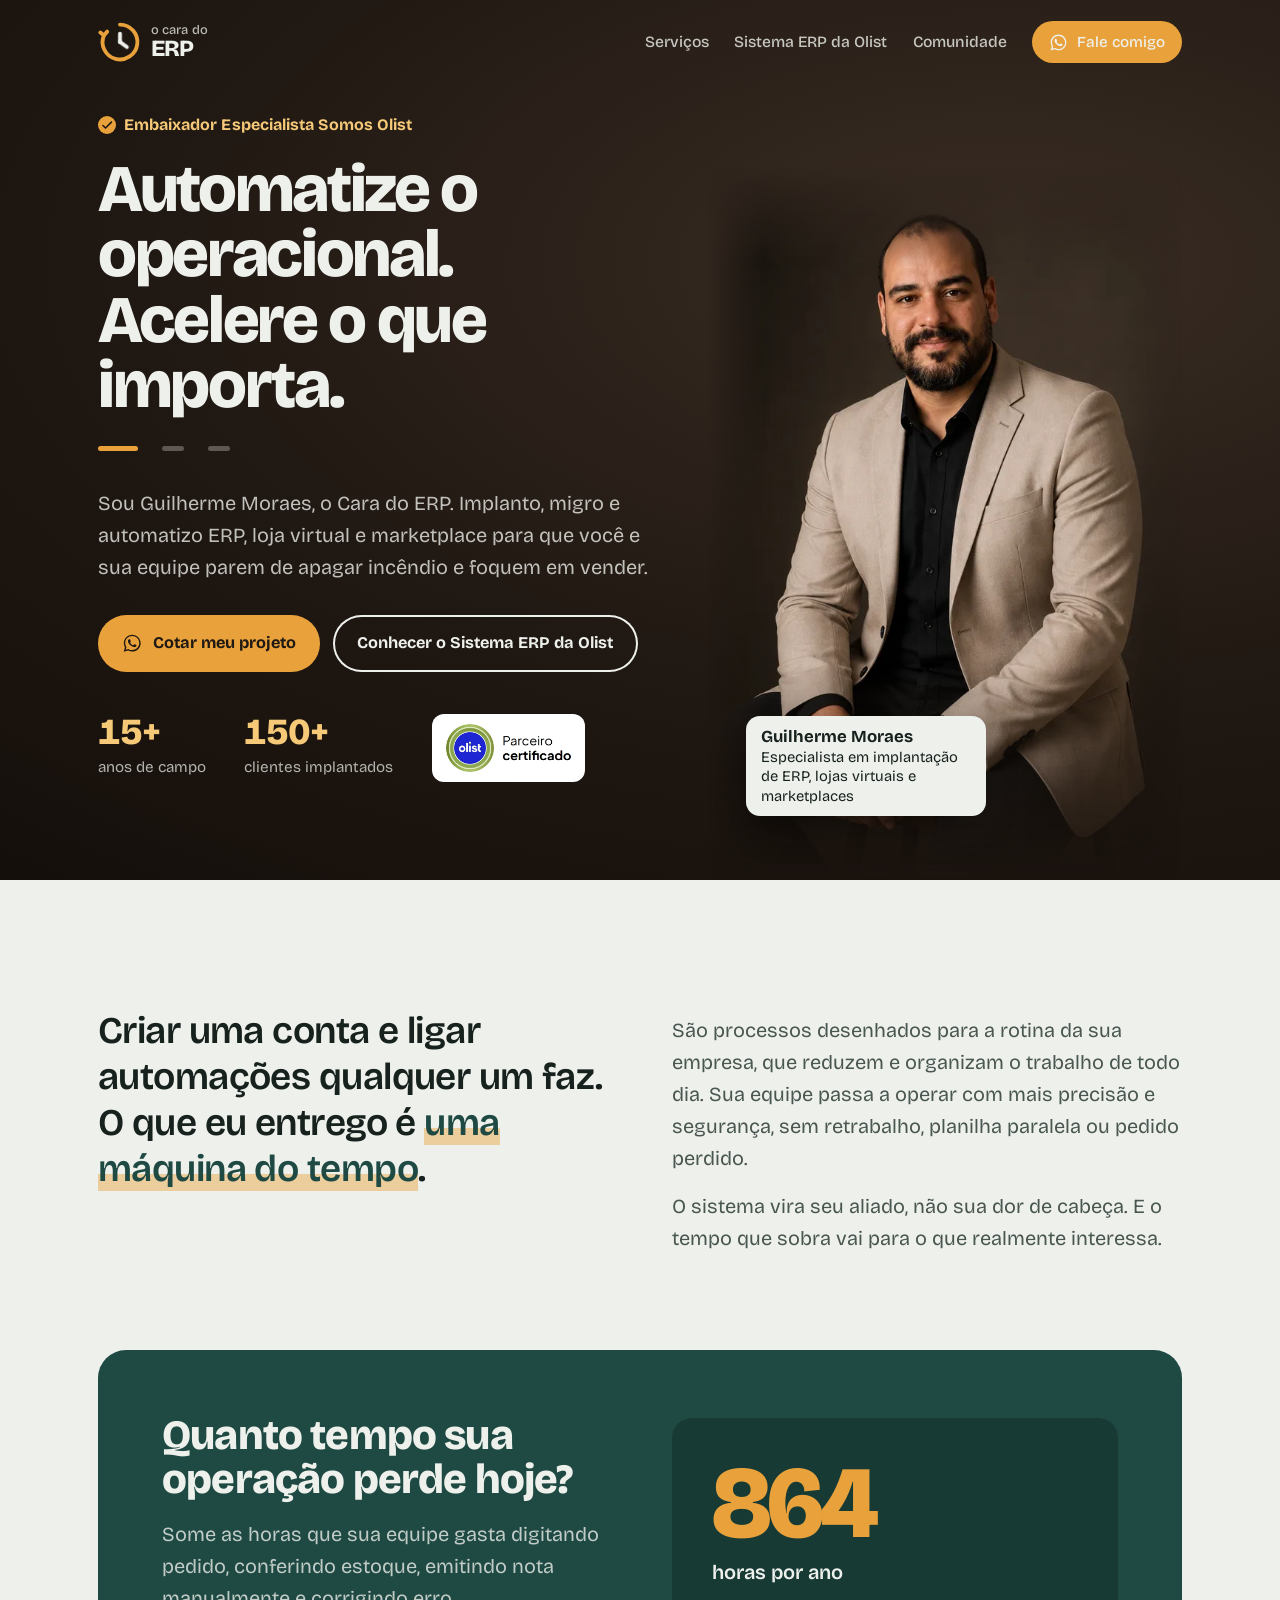
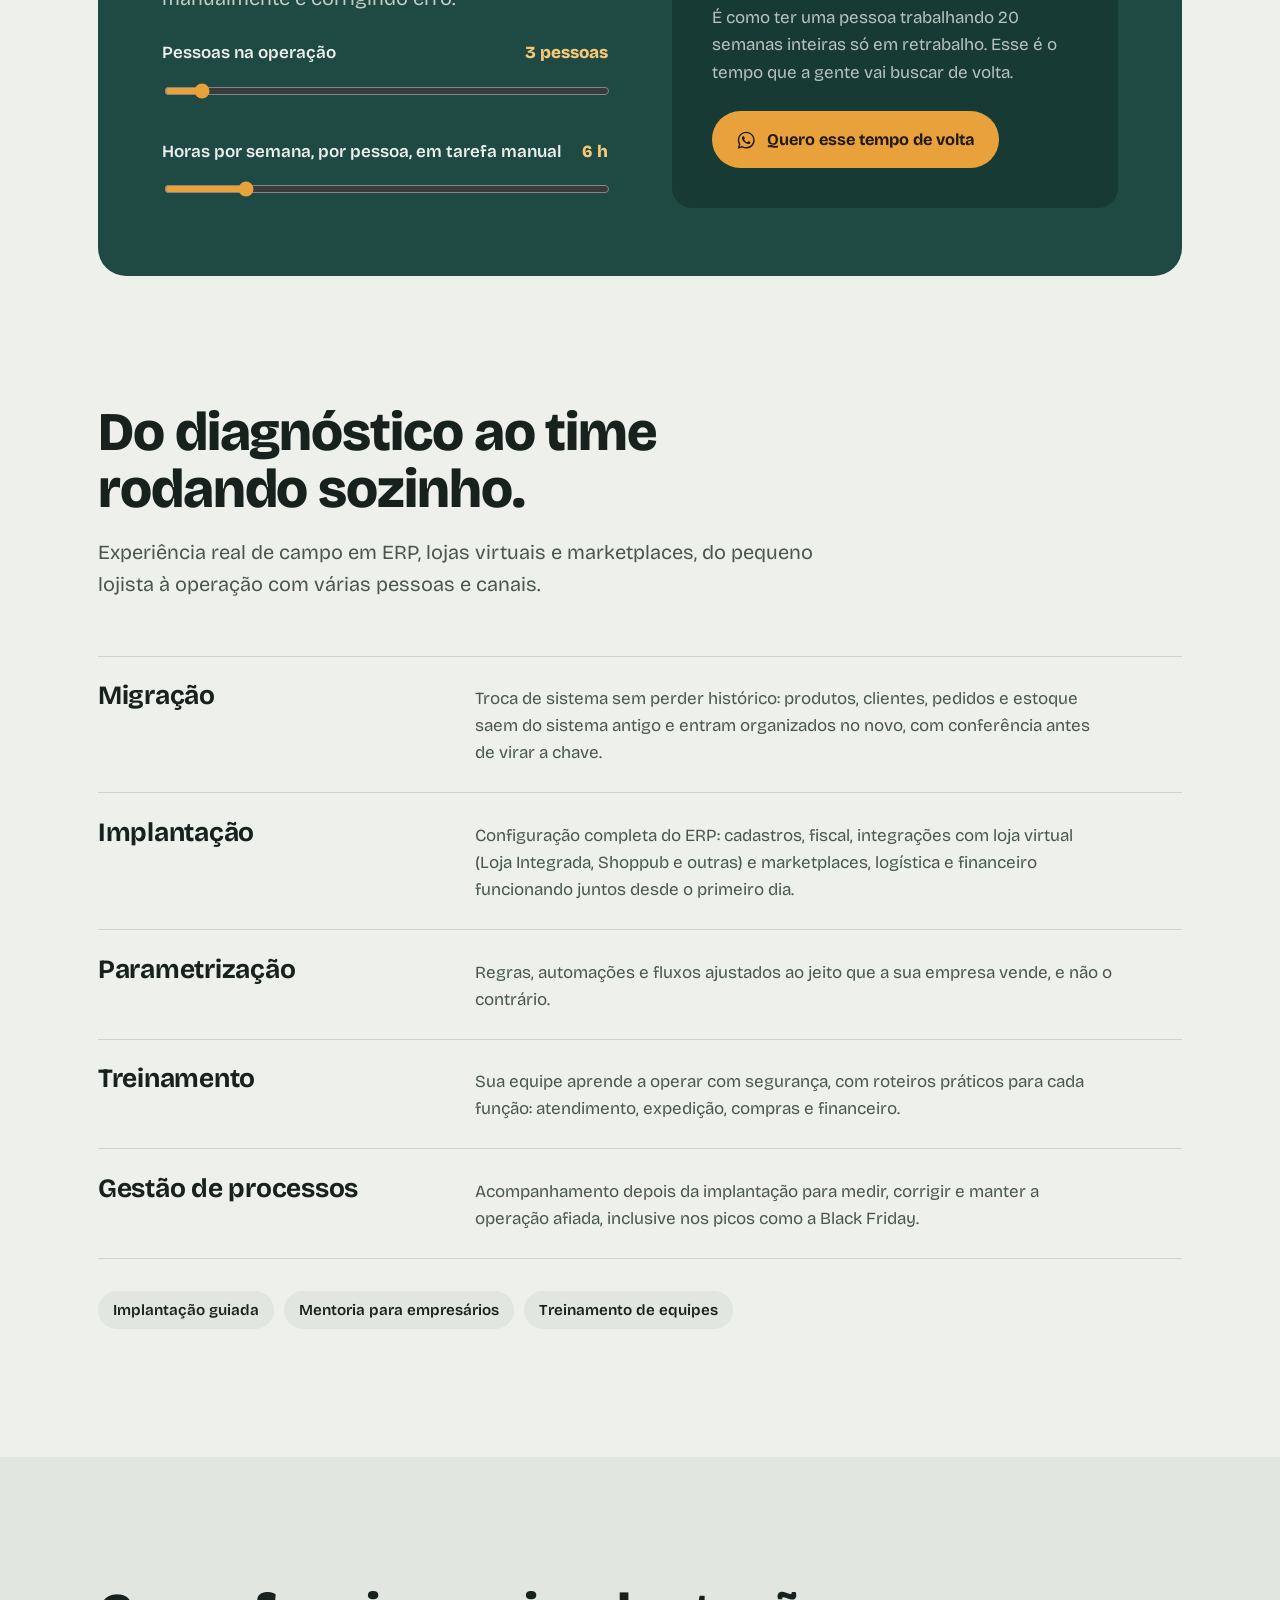
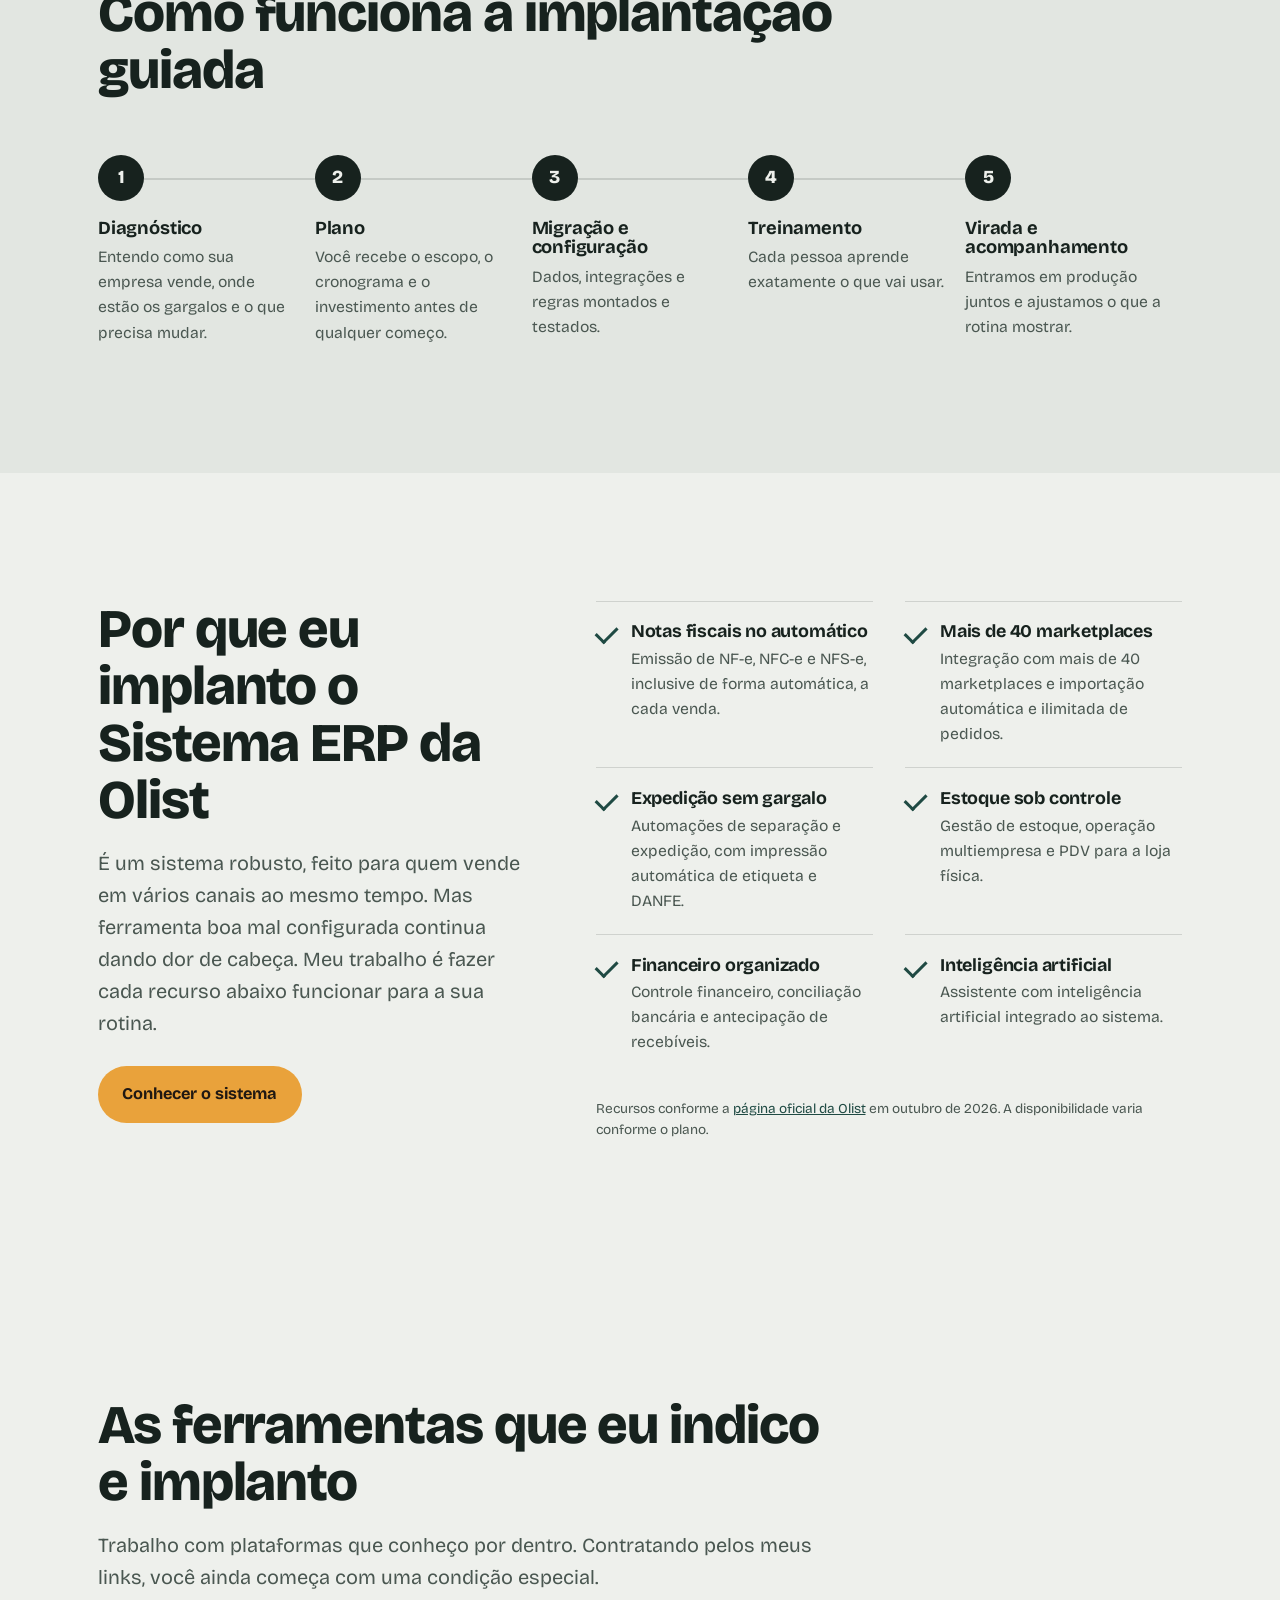
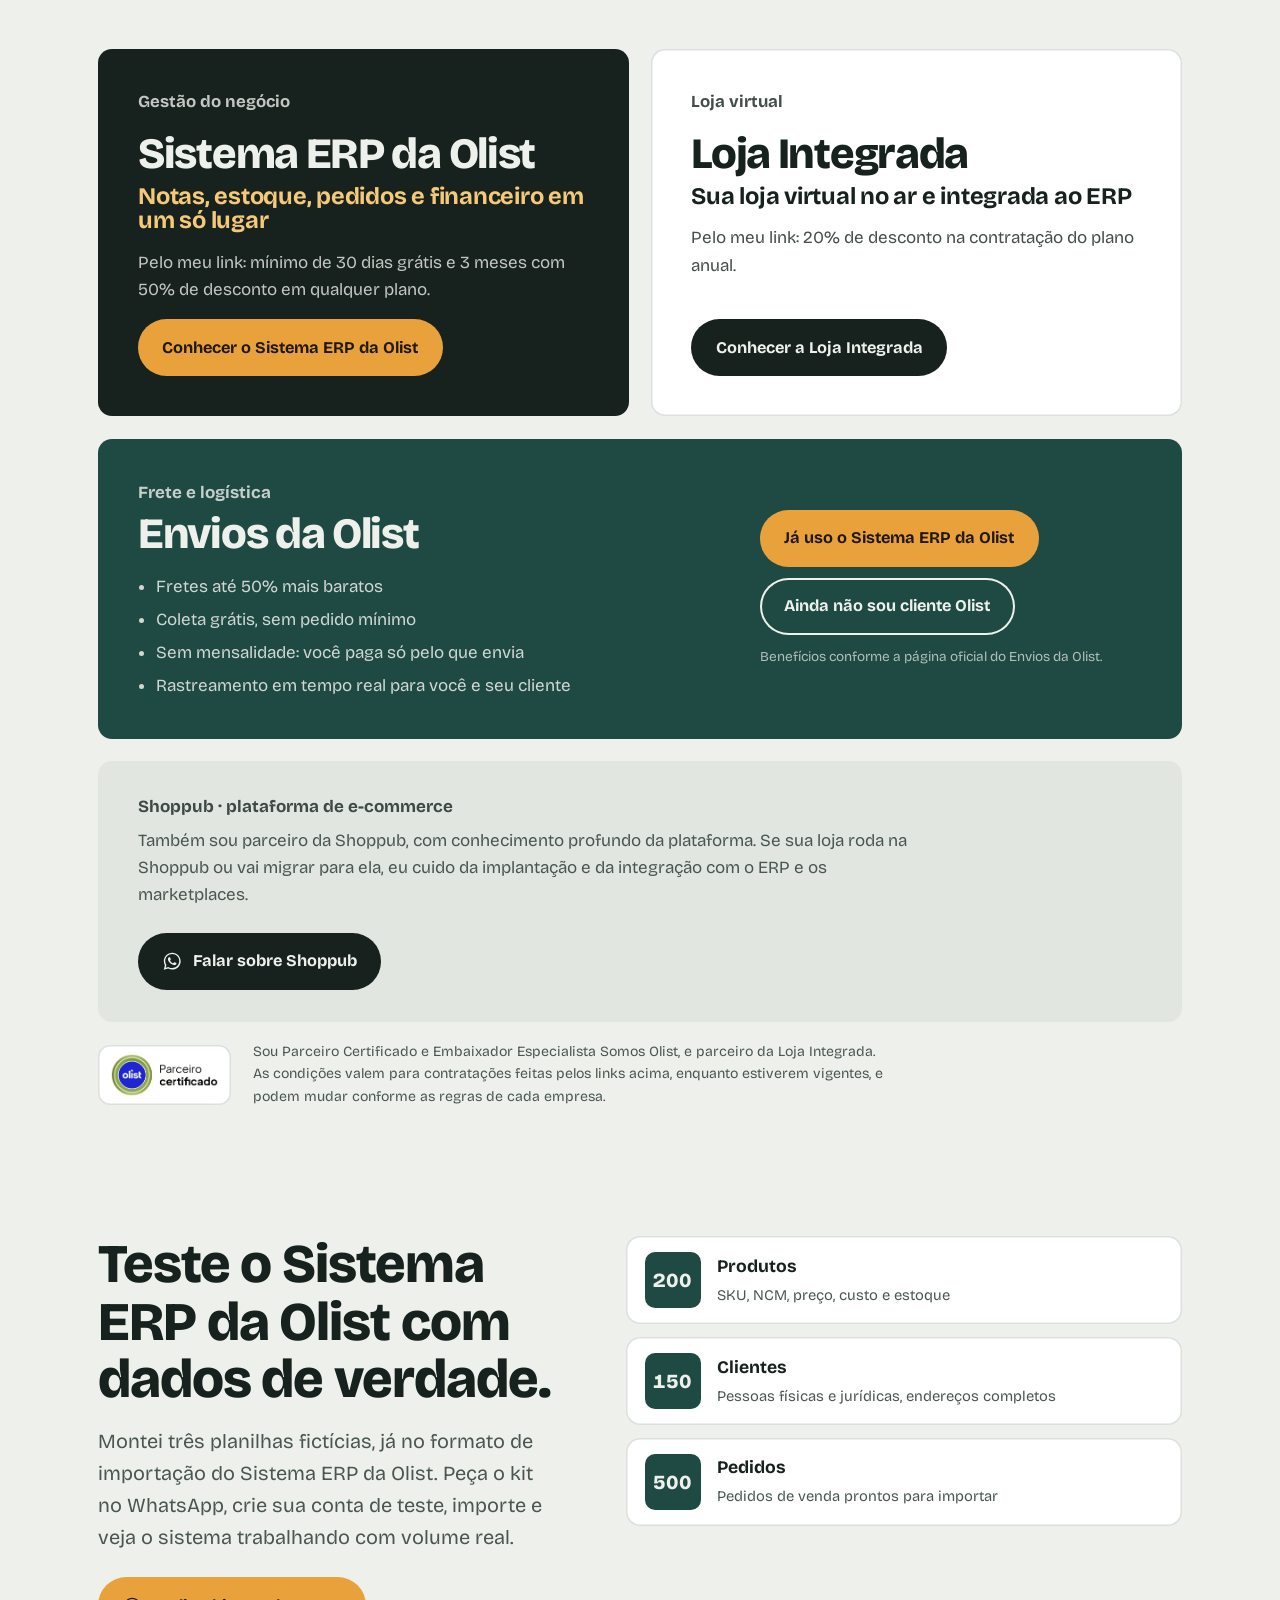
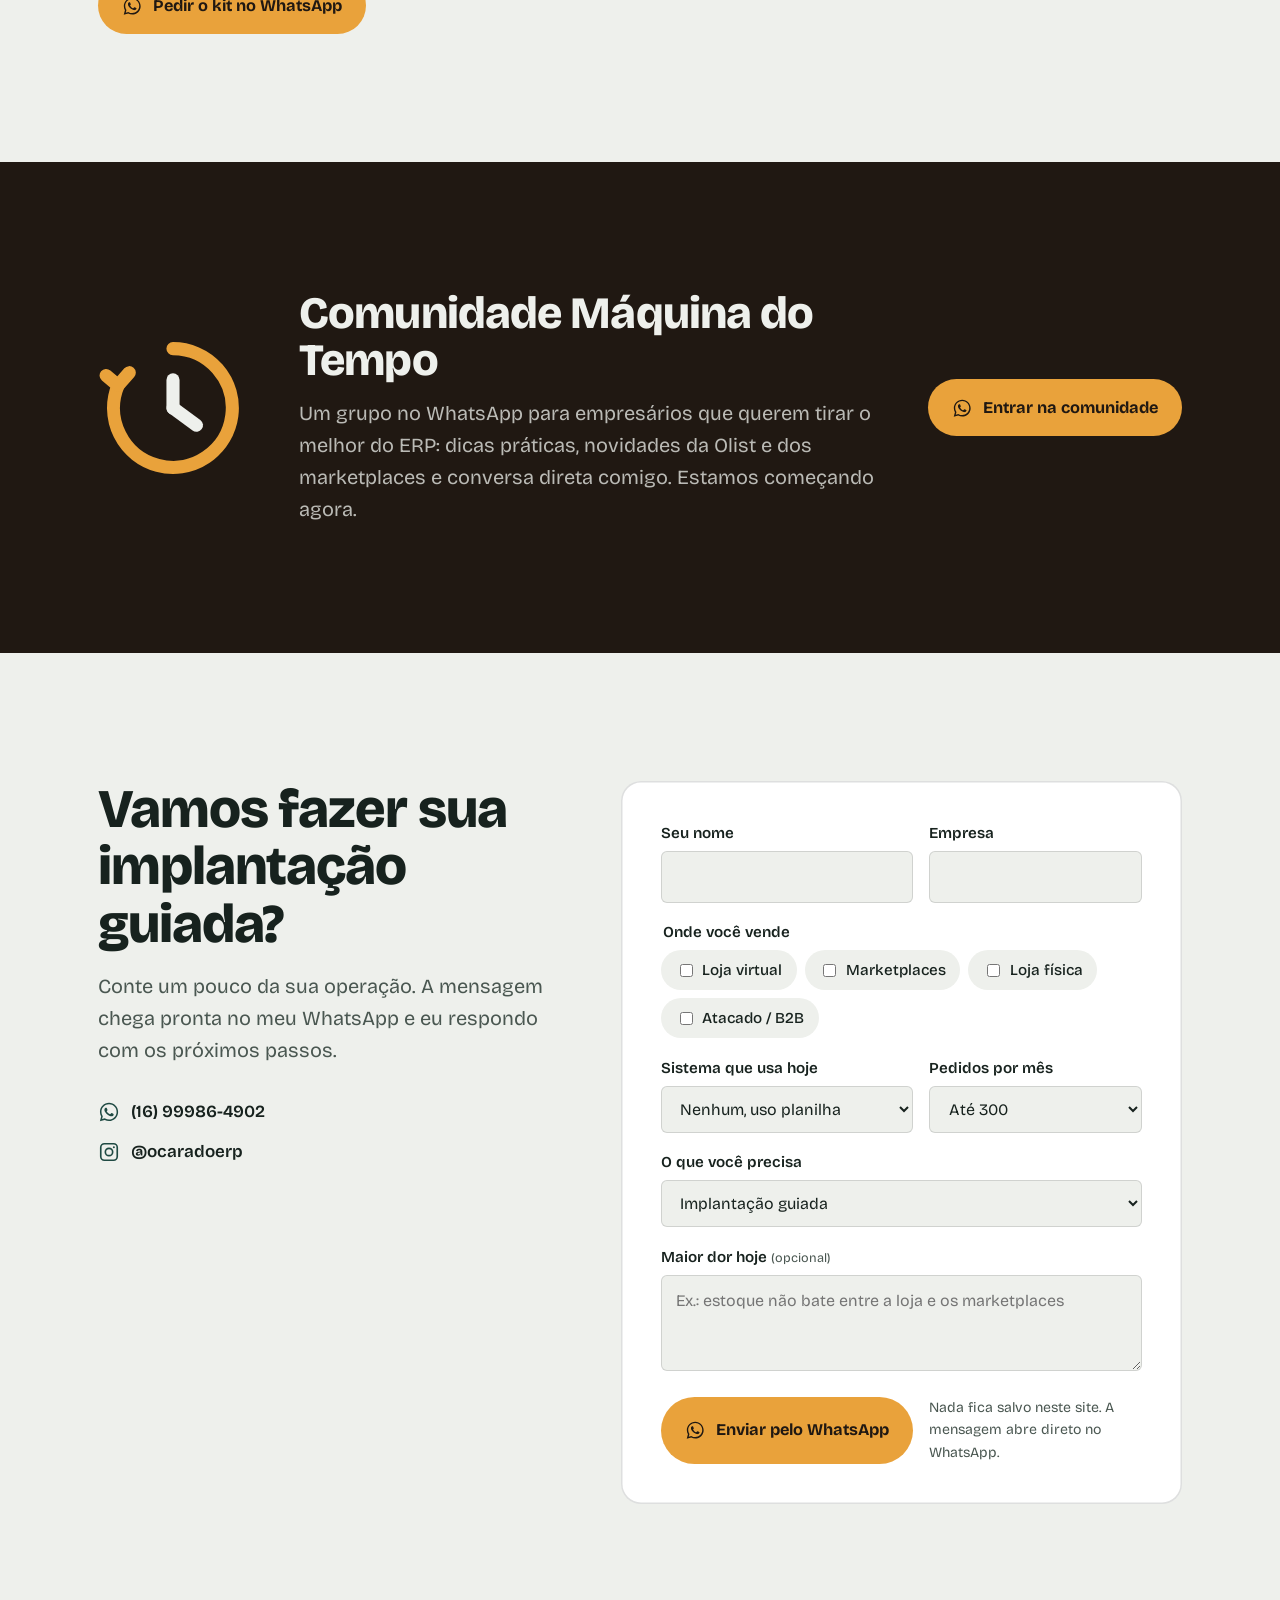
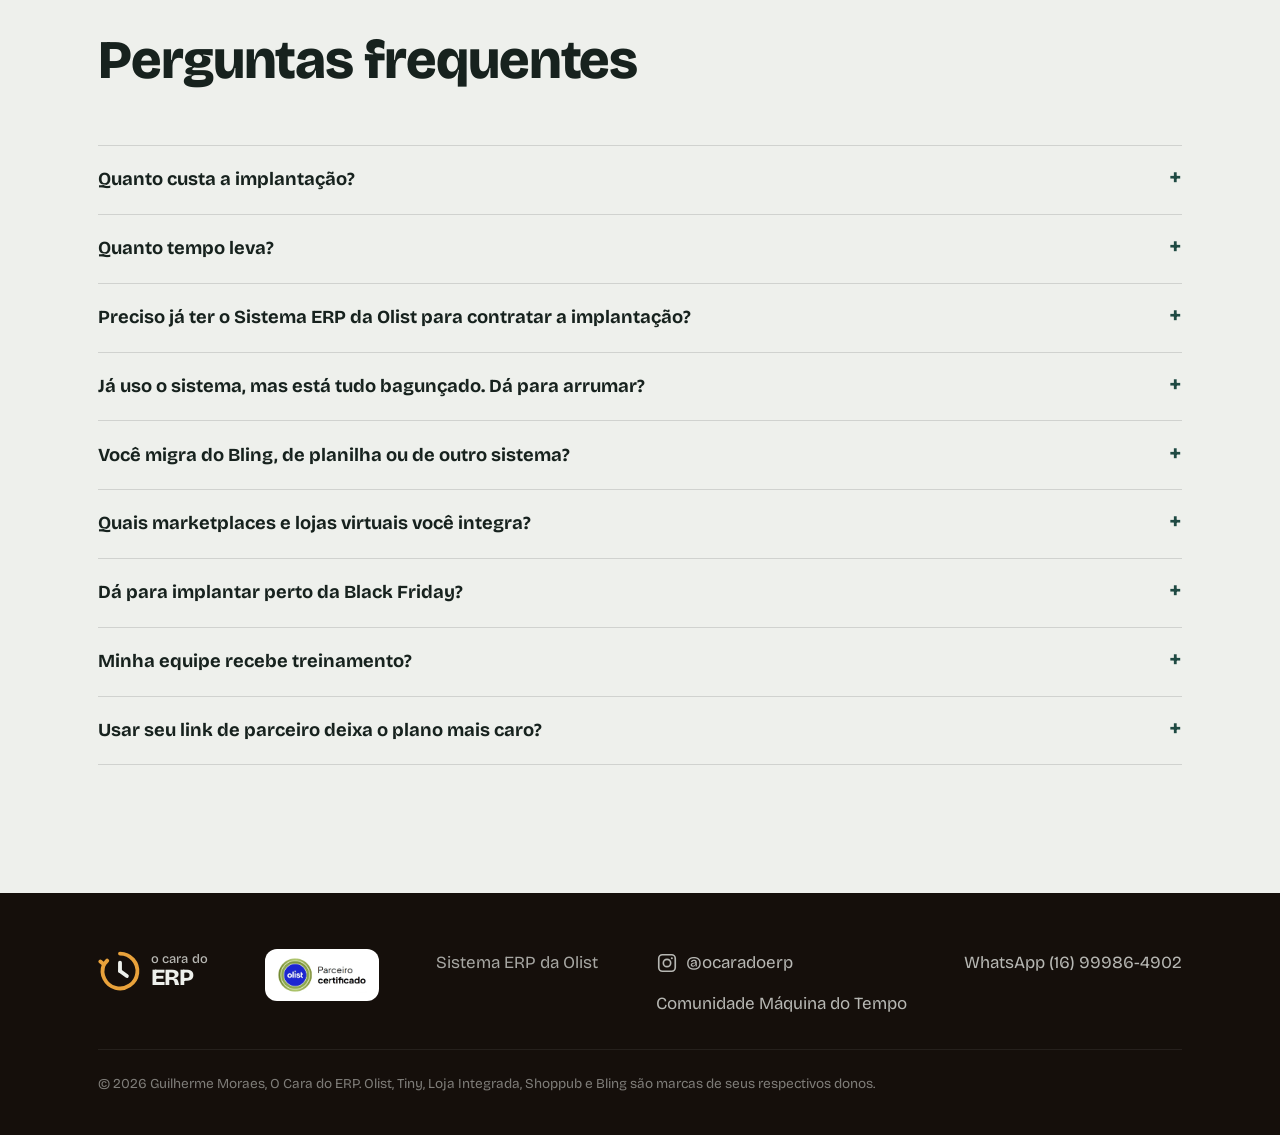
<file: index.html>
<!doctype html>
<html lang="pt-BR">
<head>
<!-- Google Tag Manager -->
<script>(function(w,d,s,l,i){w[l]=w[l]||[];w[l].push({'gtm.start':new Date().getTime(),event:'gtm.js'});var f=d.getElementsByTagName(s)[0],j=d.createElement(s),dl=l!='dataLayer'?'&l='+l:'';j.async=true;j.src='https://www.googletagmanager.com/gtm.js?id='+i+dl;f.parentNode.insertBefore(j,f);})(window,document,'script','dataLayer','GTM-TGPW44G4');</script>
<!-- End Google Tag Manager -->
<meta charset="utf-8">
<meta name="viewport" content="width=device-width, initial-scale=1">
<title>O Cara do ERP · Guilherme Moraes | Implantação e migração de ERP, lojas virtuais e marketplaces</title>
<meta name="description" content="Guilherme Moraes, O Cara do ERP: mais de 15 anos e 150 clientes em implantação, migração, parametrização e treinamento de ERP, lojas virtuais e marketplaces. Parceiro Certificado e Embaixador Especialista Somos Olist.">
<link rel="canonical" href="https://www.ocaradoerp.com.br/">
<meta name="theme-color" content="#201812">
<meta property="og:type" content="website">
<meta property="og:locale" content="pt_BR">
<meta property="og:url" content="https://www.ocaradoerp.com.br/">
<meta property="og:title" content="O Cara do ERP · Guilherme Moraes">
<meta property="og:description" content="Guilherme Moraes, O Cara do ERP: mais de 15 anos e 150 clientes em implantação, migração, parametrização e treinamento de ERP, lojas virtuais e marketplaces. Parceiro Certificado e Embaixador Especialista Somos Olist.">
<meta property="og:image" content="https://www.ocaradoerp.com.br/assets/img/og-ocaradoerp.jpg">
<meta property="og:image:width" content="1200">
<meta property="og:image:height" content="630">
<meta name="twitter:card" content="summary_large_image">
<link rel="icon" href="/assets/img/favicon.svg" type="image/svg+xml">
<link rel="apple-touch-icon" href="/assets/img/apple-touch-icon.png">
<link rel="preconnect" href="https://fonts.googleapis.com">
<link rel="preconnect" href="https://fonts.gstatic.com" crossorigin>
<link href="https://fonts.googleapis.com/css2?family=Bricolage+Grotesque:opsz,wght@12..96,400;12..96,500;12..96,600;12..96,700;12..96,800&display=swap" rel="stylesheet">

<script type="application/ld+json">
{
  "@context": "https://schema.org",
  "@type": "ProfessionalService",
  "name": "O Cara do ERP",
  "url": "https://www.ocaradoerp.com.br/",
  "image": "https://www.ocaradoerp.com.br/assets/img/guilherme-moraes-1000.jpg",
  "telephone": "+55 16 99986-4902",
  "areaServed": "BR",
  "description": "Implantação, migração, parametrização, treinamento e gestão de processos em ERP, lojas virtuais e marketplaces.",
  "founder": {
    "@type": "Person",
    "name": "Guilherme Moraes",
    "jobTitle": "Especialista em implantação de ERP",
    "sameAs": ["https://www.instagram.com/ocaradoerp/"]
  },
  "sameAs": ["https://www.instagram.com/ocaradoerp/"]
}
</script>


<link rel="stylesheet" href="/assets/css/site.css">
<script type="application/ld+json">
{
 "@context": "https://schema.org",
 "@type": "FAQPage",
 "mainEntity": [
  {
   "@type": "Question",
   "name": "Quanto custa a implantação?",
   "acceptedAnswer": {
    "@type": "Answer",
    "text": "Cada projeto é personalizado, porque cada operação é diferente. Depois de uma conversa de diagnóstico, você recebe uma proposta com escopo, prazo e investimento, sem compromisso."
   }
  },
  {
   "@type": "Question",
   "name": "Quanto tempo leva?",
   "acceptedAnswer": {
    "@type": "Answer",
    "text": "Depende do número de produtos, dos canais de venda e do tamanho da equipe. O cronograma faz parte da proposta, e só começamos com as datas combinadas."
   }
  },
  {
   "@type": "Question",
   "name": "Preciso já ter o Sistema ERP da Olist para contratar a implantação?",
   "acceptedAnswer": {
    "@type": "Answer",
    "text": "Não. Se ainda não tem, crie a conta pelo meu link de parceiro. Se já tem, eu trabalho na sua conta atual."
   }
  },
  {
   "@type": "Question",
   "name": "Já uso o sistema, mas está tudo bagunçado. Dá para arrumar?",
   "acceptedAnswer": {
    "@type": "Answer",
    "text": "Dá, e sem começar do zero. Reviso cadastros, regras fiscais, integrações e automações, corrijo o que está travando a operação e treino a equipe no jeito certo de usar."
   }
  },
  {
   "@type": "Question",
   "name": "Você migra do Bling, de planilha ou de outro sistema?",
   "acceptedAnswer": {
    "@type": "Answer",
    "text": "Sim, migração é uma das minhas especialidades. Levo produtos, clientes, pedidos e estoque e confiro tudo antes da virada."
   }
  },
  {
   "@type": "Question",
   "name": "Quais marketplaces e lojas virtuais você integra?",
   "acceptedAnswer": {
    "@type": "Answer",
    "text": "O Sistema ERP da Olist se conecta a mais de 40 marketplaces. Eu configuro as integrações que a sua operação usa, inclusive com lojas na Loja Integrada e na Shoppub."
   }
  },
  {
   "@type": "Question",
   "name": "Dá para implantar perto da Black Friday?",
   "acceptedAnswer": {
    "@type": "Answer",
    "text": "Dá, com estratégia. Perto de datas de pico, priorizamos o essencial para vender com segurança e deixamos as melhorias para depois. Quanto antes começar, mais tranquilo fica."
   }
  },
  {
   "@type": "Question",
   "name": "Minha equipe recebe treinamento?",
   "acceptedAnswer": {
    "@type": "Answer",
    "text": "Sim. O treinamento faz parte de toda implantação guiada, com roteiros práticos para cada função: atendimento, expedição, compras e financeiro."
   }
  },
  {
   "@type": "Question",
   "name": "Usar seu link de parceiro deixa o plano mais caro?",
   "acceptedAnswer": {
    "@type": "Answer",
    "text": "Não. Pelo link você começa com uma condição especial, e o plano é pago direto à Olist ou à Loja Integrada."
   }
  }
 ]
}
</script>
</head>
<body>
<!-- Google Tag Manager (noscript) -->
<noscript><iframe src="https://www.googletagmanager.com/ns.html?id=GTM-TGPW44G4" height="0" width="0" style="display:none;visibility:hidden"></iframe></noscript>
<!-- End Google Tag Manager (noscript) -->

<!-- ícones reutilizáveis -->
<svg width="0" height="0" style="position:absolute" aria-hidden="true">
  <symbol id="i-zap" viewBox="0 0 24 24"><path fill="currentColor" d="M12.04 2C6.58 2 2.13 6.45 2.13 11.91c0 1.75.46 3.45 1.32 4.95L2.05 22l5.25-1.38c1.45.79 3.08 1.21 4.74 1.21 5.46 0 9.91-4.45 9.91-9.91C21.95 6.45 17.5 2 12.04 2Zm0 18.15c-1.48 0-2.93-.4-4.2-1.15l-.3-.18-3.12.82.83-3.04-.2-.31a8.2 8.2 0 0 1-1.26-4.38c0-4.54 3.7-8.24 8.25-8.24 4.54 0 8.24 3.7 8.24 8.24 0 4.55-3.7 8.24-8.24 8.24Zm4.52-6.17c-.25-.12-1.47-.72-1.69-.81-.23-.08-.39-.12-.56.13-.16.25-.64.81-.79.97-.14.17-.29.19-.54.06-.25-.12-1.05-.39-1.99-1.23-.74-.66-1.23-1.47-1.38-1.72-.14-.25-.02-.38.11-.51.11-.11.25-.29.37-.43.13-.15.17-.25.25-.42.08-.17.04-.31-.02-.43-.06-.13-.56-1.35-.77-1.84-.2-.48-.41-.42-.56-.43h-.48c-.17 0-.43.06-.66.31-.22.25-.86.85-.86 2.07 0 1.22.89 2.4 1.01 2.56.12.17 1.75 2.67 4.24 3.74.59.26 1.05.41 1.41.52.59.19 1.13.16 1.56.1.48-.07 1.47-.6 1.67-1.18.21-.58.21-1.07.14-1.18-.06-.1-.22-.16-.47-.28Z"/></symbol>
  <symbol id="i-insta" viewBox="0 0 24 24"><path fill="none" stroke="currentColor" stroke-width="1.8" d="M7 3h10a4 4 0 0 1 4 4v10a4 4 0 0 1-4 4H7a4 4 0 0 1-4-4V7a4 4 0 0 1 4-4Z"/><circle cx="12" cy="12" r="4" fill="none" stroke="currentColor" stroke-width="1.8"/><circle cx="17.3" cy="6.7" r="1.1" fill="currentColor"/></symbol>
  <symbol id="i-relogio" viewBox="0 0 48 48">
    <path d="M24 5a19 19 0 1 1-17.6 11.8" fill="none" stroke="currentColor" stroke-width="4.2" stroke-linecap="round"/>
    <path d="M2.6 13.6l3.8 3.2 3.6-4.1" fill="none" stroke="currentColor" stroke-width="4.2" stroke-linecap="round" stroke-linejoin="round"/>
  </symbol>
  <symbol id="i-topo" viewBox="0 0 24 24"><path d="M12 19V5M5.5 11.5 12 5l6.5 6.5" fill="none" stroke="currentColor" stroke-width="2.4" stroke-linecap="round" stroke-linejoin="round"/></symbol>
</svg>

<header class="topo">
  <div class="wrap">
    <a class="marca" href="#inicio" aria-label="O Cara do ERP, início">
      <svg viewBox="0 0 48 48" aria-hidden="true"><use href="#i-relogio" color="#E9A23B"/><path class="ponteiro-h" d="M24 24V15" stroke="#EEF0EC" stroke-width="4.2" stroke-linecap="round"/><path class="ponteiro-m" d="M24 24l7.5 5.5" stroke="#EEF0EC" stroke-width="4.2" stroke-linecap="round"/></svg>
      <span><small>o cara do</small><b>ERP</b></span>
    </a>
    <nav aria-label="Principal">
      <a href="#servicos">Serviços</a>
      <a href="#por-que-olist">Sistema ERP da Olist</a>
      <a href="#comunidade">Comunidade</a>
      <a class="btn btn-zap" href="https://wa.me/5516999864902" data-zap="topo"><svg aria-hidden="true"><use href="#i-zap"/></svg>Fale comigo</a>
    </nav>
  </div>
</header>

<main id="inicio">
  <section class="hero" style="padding:0">
    <div class="wrap">
      <div class="hero-texto">
        <p class="titulo-parceiro"><svg aria-hidden="true" viewBox="0 0 24 24"><path d="M5 12.5l4.2 4.2L19 7" fill="none" stroke="currentColor" stroke-width="2.6" stroke-linecap="round" stroke-linejoin="round"/></svg>Embaixador Especialista Somos Olist</p>
        <div class="frases" data-banner>
          <h1 class="frase ativa">Automatize o operacional. Acelere o que importa.</h1>
          <p class="frase" aria-hidden="true">Seu ERP no automático. Seu time focado em vender.</p>
          <p class="frase" aria-hidden="true">Processos automáticos. Operação no ritmo das vendas.</p>
        </div>
        <div class="pontos" role="group" aria-label="Trocar frase do banner">
          <button type="button" class="ativo" aria-label="Frase 1 de 3" aria-pressed="true"></button>
          <button type="button" aria-label="Frase 2 de 3" aria-pressed="false"></button>
          <button type="button" aria-label="Frase 3 de 3" aria-pressed="false"></button>
        </div>
        <p class="origem" id="origem" hidden></p>
        <p class="lead">Sou Guilherme Moraes, o Cara do ERP. Implanto, migro e automatizo ERP, loja virtual e marketplace para que você e sua equipe parem de apagar incêndio e foquem em vender.</p>
        <div class="acoes">
          <a class="btn btn-zap" href="#cotacao"><svg aria-hidden="true"><use href="#i-zap"/></svg>Cotar meu projeto</a>
          <a class="btn btn-linha" href="#por-que-olist">Conhecer o Sistema ERP da Olist</a>
        </div>
        <div class="provas">
          <div><strong>15+</strong><span>anos de campo</span></div>
          <div><strong>150+</strong><span>clientes implantados</span></div>
          <div class="selo"><picture><source type="image/webp" srcset="/assets/img/selo-parceiro-certificado-olist.webp"><img src="/assets/img/selo-parceiro-certificado-olist.png" width="486" height="196" alt="Selo Olist Parceiro Certificado"></picture></div>
        </div>
      </div>
      <figure class="hero-foto">
        <div class="fotos">
          <div class="slide ativa">
            <picture>
              <source type="image/webp" srcset="/assets/img/guilherme-moraes-640.webp 640w, /assets/img/guilherme-moraes-1000.webp 1000w" sizes="(max-width:860px) 380px, 520px">
              <img src="/assets/img/guilherme-moraes-1000.jpg" width="1000" height="1502" alt="Guilherme Moraes, o Cara do ERP, sentado, de blazer bege e camisa preta" fetchpriority="high">
            </picture>
            <span class="legenda"><b>Guilherme Moraes</b>Especialista em implantação de ERP, lojas virtuais e marketplaces</span>
          </div>
          <div class="slide slide-video">
            <video muted loop playsinline preload="none" poster="/assets/video/olist-erp-faturamento.jpg" aria-label="Sistema ERP da Olist: Pedido faturado e enviado no automático"><source src="/assets/video/olist-erp-faturamento.mp4" type="video/mp4"></video>
            <span class="legenda"><b>Sistema ERP da Olist</b>Pedido faturado e enviado no automático</span>
          </div>
          <div class="slide slide-video">
            <video muted loop playsinline preload="none" poster="/assets/video/olist-erp-separacao.jpg" aria-label="Sistema ERP da Olist: Separação e etiquetas em poucos cliques"><source src="/assets/video/olist-erp-separacao.mp4" type="video/mp4"></video>
            <span class="legenda"><b>Sistema ERP da Olist</b>Separação e etiquetas em poucos cliques</span>
          </div>
        </div>
      </figure>
    </div>
  </section>

  <section class="manifesto" aria-labelledby="t-manifesto">
    <div class="wrap colunas">
      <p class="grande" id="t-manifesto">Criar uma conta e ligar automações qualquer um faz. O que eu entrego é <em>uma máquina do tempo</em>.</p>
      <div>
        <p class="lead">São processos desenhados para a rotina da sua empresa, que reduzem e organizam o trabalho de todo dia. Sua equipe passa a operar com mais precisão e segurança, sem retrabalho, planilha paralela ou pedido perdido.</p>
        <p class="lead">O sistema vira seu aliado, não sua dor de cabeça. E o tempo que sobra vai para o que realmente interessa.</p>
      </div>
    </div>
  </section>

  <div class="calc" id="calculadora" role="region" aria-labelledby="t-calc">
    <div>
      <h2 id="t-calc">Quanto tempo sua operação perde hoje?</h2>
      <p class="lead">Some as horas que sua equipe gasta digitando pedido, conferindo estoque, emitindo nota manualmente e corrigindo erro.</p>
      <div class="campo-faixa">
        <label for="pessoas">Pessoas na operação <output id="o-pessoas" for="pessoas">3 pessoas</output></label>
        <input type="range" id="pessoas" min="1" max="30" value="3">
      </div>
      <div class="campo-faixa">
        <label for="horas">Horas por semana, por pessoa, em tarefa manual <output id="o-horas" for="horas">6 h</output></label>
        <input type="range" id="horas" min="1" max="30" value="6">
      </div>
    </div>
    <div class="resultado" aria-live="polite">
      <div class="num" id="r-horas">864</div>
      <div class="unid">horas por ano</div>
      <p id="r-texto">É como ter uma pessoa trabalhando quase 20 semanas inteiras só em retrabalho. Esse é o tempo que a gente vai buscar de volta.</p>
      <a class="btn btn-zap" href="#cotacao" id="r-cta"><svg aria-hidden="true"><use href="#i-zap"/></svg>Quero esse tempo de volta</a>
    </div>
  </div>

  <section class="servicos" id="servicos" aria-labelledby="t-serv">
    <div class="wrap">
      <div class="cab">
        <h2 id="t-serv">Do diagnóstico ao time rodando sozinho.</h2>
        <p class="lead">Experiência real de campo em ERP, lojas virtuais e marketplaces, do pequeno lojista à operação com várias pessoas e canais.</p>
      </div>
      <ul>
        <li><h3>Migração</h3><p>Troca de sistema sem perder histórico: produtos, clientes, pedidos e estoque saem do sistema antigo e entram organizados no novo, com conferência antes de virar a chave.</p></li>
        <li><h3>Implantação</h3><p>Configuração completa do ERP: cadastros, fiscal, integrações com loja virtual (Loja Integrada, Shoppub e outras) e marketplaces, logística e financeiro funcionando juntos desde o primeiro dia.</p></li>
        <li><h3>Parametrização</h3><p>Regras, automações e fluxos ajustados ao jeito que a sua empresa vende, e não o contrário.</p></li>
        <li><h3>Treinamento</h3><p>Sua equipe aprende a operar com segurança, com roteiros práticos para cada função: atendimento, expedição, compras e financeiro.</p></li>
        <li><h3>Gestão de processos</h3><p>Acompanhamento depois da implantação para medir, corrigir e manter a operação afiada, inclusive nos picos como a Black Friday.</p></li>
      </ul>
      <div class="formatos" aria-label="Formatos de atendimento">
        <span>Implantação guiada</span><span>Mentoria para empresários</span><span>Treinamento de equipes</span>
      </div>
    </div>
  </section>

  <section class="processo" aria-labelledby="t-proc">
    <div class="wrap">
      <div class="cab">
        <h2 id="t-proc">Como funciona a implantação guiada</h2>
      </div>
      <ol class="passos">
        <li><div><h3>Diagnóstico</h3><p>Entendo como sua empresa vende, onde estão os gargalos e o que precisa mudar.</p></div></li>
        <li><div><h3>Plano</h3><p>Você recebe o escopo, o cronograma e o investimento antes de qualquer começo.</p></div></li>
        <li><div><h3>Migração e configuração</h3><p>Dados, integrações e regras montados e testados.</p></div></li>
        <li><div><h3>Treinamento</h3><p>Cada pessoa aprende exatamente o que vai usar.</p></div></li>
        <li><div><h3>Virada e acompanhamento</h3><p>Entramos em produção juntos e ajustamos o que a rotina mostrar.</p></div></li>
      </ol>
    </div>
  </section>

  <section class="olist-rec" id="por-que-olist" aria-labelledby="t-olist">
    <div class="wrap">
      <div class="cab">
        <h2 id="t-olist">Por que eu implanto o Sistema ERP da Olist</h2>
        <p class="lead">É um sistema robusto, feito para quem vende em vários canais ao mesmo tempo. Mas ferramenta boa mal configurada continua dando dor de cabeça. Meu trabalho é fazer cada recurso abaixo funcionar para a sua rotina.</p>
        <a class="btn btn-zap" href="https://olist.com/lp/sistema-de-gestao?parceiro=OCARADOERP&amp;utm_source=site&amp;utm_campaign=OCARADOERP-affiliate-site&amp;utm_medium=affiliate&amp;utm_content=&amp;utm_term=&amp;cupom=OCARADOERP" target="_blank" rel="noopener sponsored" data-parceiro="olist-recursos">Conhecer o sistema</a>
      </div>
      <div>
        <ul class="recursos">
        <li><h3>Notas fiscais no automático</h3><p>Emissão de NF-e, NFC-e e NFS-e, inclusive de forma automática, a cada venda.</p></li>
        <li><h3>Mais de 40 marketplaces</h3><p>Integração com mais de 40 marketplaces e importação automática e ilimitada de pedidos.</p></li>
        <li><h3>Expedição sem gargalo</h3><p>Automações de separação e expedição, com impressão automática de etiqueta e DANFE.</p></li>
        <li><h3>Estoque sob controle</h3><p>Gestão de estoque, operação multiempresa e PDV para a loja física.</p></li>
        <li><h3>Financeiro organizado</h3><p>Controle financeiro, conciliação bancária e antecipação de recebíveis.</p></li>
        <li><h3>Inteligência artificial</h3><p>Assistente com inteligência artificial integrado ao sistema.</p></li>
        </ul>
        <p class="fonte">Recursos conforme a <a href="https://olist.com/lp/sistema-de-gestao?parceiro=OCARADOERP&amp;utm_source=site&amp;utm_campaign=OCARADOERP-affiliate-site&amp;utm_medium=affiliate&amp;utm_content=&amp;utm_term=&amp;cupom=OCARADOERP" target="_blank" rel="noopener sponsored" data-parceiro="olist-fonte">página oficial da Olist</a> em outubro de 2026. A disponibilidade varia conforme o plano.</p>
      </div>
    </div>
  </section>

  <section class="parceiros" id="parceiros" aria-labelledby="t-parc">
    <div class="wrap">
      <div class="cab">
        <h2 id="t-parc">As ferramentas que eu indico e implanto</h2>
        <p class="lead">Trabalho com plataformas que conheço por dentro. Contratando pelos meus links, você ainda começa com uma condição especial.</p>
      </div>
      <div class="grade">
        <article class="cupom olist">
          <span class="quem">Gestão do negócio</span>
          <p class="oferta">Sistema ERP da Olist<small>Notas, estoque, pedidos e financeiro em um só lugar</small></p>
          <p>Pelo meu link: mínimo de 30 dias grátis e 3 meses com 50% de desconto em qualquer plano.</p>
          <a class="btn btn-zap" href="https://olist.com/lp/sistema-de-gestao?parceiro=OCARADOERP&amp;utm_source=site&amp;utm_campaign=OCARADOERP-affiliate-site&amp;utm_medium=affiliate&amp;utm_content=&amp;utm_term=&amp;cupom=OCARADOERP" target="_blank" rel="noopener sponsored" data-parceiro="olist">Conhecer o Sistema ERP da Olist</a>
        </article>
        <article class="cupom li">
          <span class="quem">Loja virtual</span>
          <p class="oferta">Loja Integrada<small>Sua loja virtual no ar e integrada ao ERP</small></p>
          <p>Pelo meu link: 20% de desconto na contratação do plano anual.</p>
          <a class="btn btn-escuro" href="https://indiquei.app/NZOBMOE" target="_blank" rel="noopener sponsored" data-parceiro="loja-integrada">Conhecer a Loja Integrada</a>
        </article>
      </div>
      <div class="envios">
        <div>
          <span class="quem">Frete e logística</span>
          <h3>Envios da Olist</h3>
          <ul>
            <li>Fretes até 50% mais baratos</li>
            <li>Coleta grátis, sem pedido mínimo</li>
            <li>Sem mensalidade: você paga só pelo que envia</li>
            <li>Rastreamento em tempo real para você e seu cliente</li>
          </ul>
        </div>
        <div class="envios-acoes">
          <a class="btn btn-zap" href="https://erp.tiny.com.br/olist_envios?cupom=OCARADOERP" target="_blank" rel="noopener sponsored" data-parceiro="envios-cliente">Já uso o Sistema ERP da Olist</a>
          <a class="btn btn-linha" href="https://olist.com/envios/envios-da-olist/?parceiro=OCARADOERP" target="_blank" rel="noopener sponsored" data-parceiro="envios-novo">Ainda não sou cliente Olist</a>
          <small>Benefícios conforme a página oficial do Envios da Olist.</small>
        </div>
      </div>
      <div class="parceiro-extra">
        <div>
          <span class="quem">Shoppub · plataforma de e-commerce</span>
          <p>Também sou parceiro da Shoppub, com conhecimento profundo da plataforma. Se sua loja roda na Shoppub ou vai migrar para ela, eu cuido da implantação e da integração com o ERP e os marketplaces.</p>
        </div>
        <a class="btn btn-escuro" href="https://wa.me/5516999864902?text=Ol%C3%A1%2C%20Guilherme!%20Quero%20falar%20sobre%20minha%20loja%20na%20Shoppub." data-zap="shoppub"><svg aria-hidden="true"><use href="#i-zap"/></svg>Falar sobre Shoppub</a>
      </div>
      <div class="aviso-selo"><span class="selo"><picture><source type="image/webp" srcset="/assets/img/selo-parceiro-certificado-olist.webp"><img src="/assets/img/selo-parceiro-certificado-olist.png" width="486" height="196" alt="Selo Olist Parceiro Certificado" loading="lazy"></picture></span><p class="aviso">Sou Parceiro Certificado e Embaixador Especialista Somos Olist, e parceiro da Loja Integrada. As condições valem para contratações feitas pelos links acima, enquanto estiverem vigentes, e podem mudar conforme as regras de cada empresa.</p></div>
    </div>
  </section>

  <section class="kit" id="kit" aria-labelledby="t-kit" style="padding-top:0">
    <div class="wrap grade">
      <div class="cab" style="margin:0">
        <h2 id="t-kit">Teste o Sistema ERP da Olist com dados de verdade.</h2>
        <p class="lead">Montei três planilhas fictícias, já no formato de importação do Sistema ERP da Olist. Peça o kit no WhatsApp, crie sua conta de teste, importe e veja o sistema trabalhando com volume real.</p>
        <a class="btn btn-zap" href="https://wa.me/5516999864902?text=Ol%C3%A1%2C%20Guilherme%21%20Quero%20receber%20o%20kit%20de%20teste%20do%20Sistema%20ERP%20da%20Olist." data-zap="kit" data-kit="pedido"><svg aria-hidden="true"><use href="#i-zap"/></svg>Pedir o kit no WhatsApp</a>
      </div>
      <div class="arquivos">
        <div class="arquivo"><span class="ico">200</span><span><b>Produtos</b><small>SKU, NCM, preço, custo e estoque</small></span></div>
        <div class="arquivo"><span class="ico">150</span><span><b>Clientes</b><small>Pessoas físicas e jurídicas, endereços completos</small></span></div>
        <div class="arquivo"><span class="ico">500</span><span><b>Pedidos</b><small>Pedidos de venda prontos para importar</small></span></div>
      </div>
    </div>
  </section>

  <section class="comunidade" id="comunidade" aria-labelledby="t-com">
    <div class="wrap">
      <svg class="grande" viewBox="0 0 48 48" aria-hidden="true"><use href="#i-relogio" color="#E9A23B"/><path d="M24 24V15" stroke="#EEF0EC" stroke-width="4.2" stroke-linecap="round"/><path d="M24 24l7.5 5.5" stroke="#EEF0EC" stroke-width="4.2" stroke-linecap="round"/></svg>
      <div>
        <h2 id="t-com">Comunidade Máquina do Tempo</h2>
        <p class="lead">Um grupo no WhatsApp para empresários que querem tirar o melhor do ERP: dicas práticas, novidades da Olist e dos marketplaces e conversa direta comigo. Estamos começando agora.</p>
      </div>
      <a class="btn btn-zap" href="https://chat.whatsapp.com/HYjwi8RYD5YH8qgoTvv7V4" target="_blank" rel="noopener" data-comunidade><svg aria-hidden="true"><use href="#i-zap"/></svg>Entrar na comunidade</a>
    </div>
  </section>

  <section class="cotacao" id="cotacao" aria-labelledby="t-cot">
    <div class="wrap grade">
      <div>
        <div class="cab" style="margin-bottom:0">
          <h2 id="t-cot">Vamos fazer sua implantação guiada?</h2>
          <p class="lead">Conte um pouco da sua operação. A mensagem chega pronta no meu WhatsApp e eu respondo com os próximos passos.</p>
        </div>
        <div class="contatos">
          <a href="https://wa.me/5516999864902" data-zap="contato"><svg aria-hidden="true"><use href="#i-zap"/></svg>(16) 99986-4902</a>
          <a href="https://www.instagram.com/ocaradoerp/" target="_blank" rel="noopener" data-insta><svg aria-hidden="true"><use href="#i-insta"/></svg>@ocaradoerp</a>
        </div>
      </div>

      <form id="form-cotacao" novalidate>
        <div><label for="f-nome">Seu nome</label><input type="text" id="f-nome" name="nome" autocomplete="name" required></div>
        <div><label for="f-empresa">Empresa</label><input type="text" id="f-empresa" name="empresa" autocomplete="organization"></div>
        <fieldset class="cheio">
          <legend>Onde você vende</legend>
          <div class="opcoes">
            <label><input type="checkbox" name="canais" value="Loja virtual">Loja virtual</label>
            <label><input type="checkbox" name="canais" value="Marketplaces">Marketplaces</label>
            <label><input type="checkbox" name="canais" value="Loja física">Loja física</label>
            <label><input type="checkbox" name="canais" value="Atacado / B2B">Atacado / B2B</label>
          </div>
        </fieldset>
        <div>
          <label for="f-erp">Sistema que usa hoje</label>
          <select id="f-erp" name="erp">
            <option>Nenhum, uso planilha</option>
            <option>Sistema ERP da Olist (Tiny)</option>
            <option>Bling</option>
            <option>Outro ERP</option>
          </select>
        </div>
        <div>
          <label for="f-pedidos">Pedidos por mês</label>
          <select id="f-pedidos" name="pedidos">
            <option>Até 300</option>
            <option>300 a 1.000</option>
            <option>1.000 a 5.000</option>
            <option>Mais de 5.000</option>
          </select>
        </div>
        <div class="cheio">
          <label for="f-interesse">O que você precisa</label>
          <select id="f-interesse" name="interesse">
            <option>Implantação guiada</option>
            <option>Migração de sistema</option>
            <option>Mentoria</option>
            <option>Treinamento da equipe</option>
            <option>Ainda não sei, quero um diagnóstico</option>
          </select>
        </div>
        <div class="cheio"><label for="f-msg">Maior dor hoje <small style="font-weight:400;color:var(--tinta-2)">(opcional)</small></label><textarea id="f-msg" name="msg" placeholder="Ex.: estoque não bate entre a loja e os marketplaces"></textarea></div>
        <p class="erro" id="f-erro" hidden>Preencha seu nome para eu saber com quem estou falando.</p>
        <button class="btn btn-zap" type="submit"><svg aria-hidden="true"><use href="#i-zap"/></svg>Enviar pelo WhatsApp</button>
        <p class="nota">Nada fica salvo neste site. A mensagem abre direto no WhatsApp.</p>
      </form>
    </div>
  </section>

  <section class="faq" aria-labelledby="t-faq">
    <div class="wrap">
      <div class="cab"><h2 id="t-faq">Perguntas frequentes</h2></div>
      <details><summary>Quanto custa a implantação?</summary><p>Cada projeto é personalizado, porque cada operação é diferente. Depois de uma conversa de diagnóstico, você recebe uma proposta com escopo, prazo e investimento, sem compromisso.</p></details>
      <details><summary>Quanto tempo leva?</summary><p>Depende do número de produtos, dos canais de venda e do tamanho da equipe. O cronograma faz parte da proposta, e só começamos com as datas combinadas.</p></details>
      <details><summary>Preciso já ter o Sistema ERP da Olist para contratar a implantação?</summary><p>Não. Se ainda não tem, crie a conta pelo meu link de parceiro. Se já tem, eu trabalho na sua conta atual.</p></details>
      <details><summary>Já uso o sistema, mas está tudo bagunçado. Dá para arrumar?</summary><p>Dá, e sem começar do zero. Reviso cadastros, regras fiscais, integrações e automações, corrijo o que está travando a operação e treino a equipe no jeito certo de usar.</p></details>
      <details><summary>Você migra do Bling, de planilha ou de outro sistema?</summary><p>Sim, migração é uma das minhas especialidades. Levo produtos, clientes, pedidos e estoque e confiro tudo antes da virada.</p></details>
      <details><summary>Quais marketplaces e lojas virtuais você integra?</summary><p>O Sistema ERP da Olist se conecta a mais de 40 marketplaces. Eu configuro as integrações que a sua operação usa, inclusive com lojas na Loja Integrada e na Shoppub.</p></details>
      <details><summary>Dá para implantar perto da Black Friday?</summary><p>Dá, com estratégia. Perto de datas de pico, priorizamos o essencial para vender com segurança e deixamos as melhorias para depois. Quanto antes começar, mais tranquilo fica.</p></details>
      <details><summary>Minha equipe recebe treinamento?</summary><p>Sim. O treinamento faz parte de toda implantação guiada, com roteiros práticos para cada função: atendimento, expedição, compras e financeiro.</p></details>
      <details><summary>Usar seu link de parceiro deixa o plano mais caro?</summary><p>Não. Pelo link você começa com uma condição especial, e o plano é pago direto à Olist ou à Loja Integrada.</p></details>
    </div>
  </section>
</main>

<footer>
  <div class="wrap">
    <a class="marca" href="/" aria-label="O Cara do ERP, página inicial">
      <svg viewBox="0 0 48 48" aria-hidden="true"><use href="#i-relogio" color="#E9A23B"/><path d="M24 24V15" stroke="#EEF0EC" stroke-width="4.2" stroke-linecap="round"/><path d="M24 24l7.5 5.5" stroke="#EEF0EC" stroke-width="4.2" stroke-linecap="round"/></svg>
      <span><small>o cara do</small><b>ERP</b></span>
    </a>
    <span class="selo selo-rodape"><picture><source type="image/webp" srcset="/assets/img/selo-parceiro-certificado-olist.webp"><img src="/assets/img/selo-parceiro-certificado-olist.png" width="486" height="196" alt="Selo Olist Parceiro Certificado" loading="lazy"></picture></span>
    <ul class="links-int">
      <li><a href="/#por-que-olist">Sistema ERP da Olist</a></li>
    </ul>
    <ul>
      <li><a class="insta" href="https://www.instagram.com/ocaradoerp/" target="_blank" rel="noopener" data-insta aria-label="Instagram @ocaradoerp"><svg aria-hidden="true"><use href="#i-insta"/></svg>@ocaradoerp</a></li>
      <li><a href="https://chat.whatsapp.com/HYjwi8RYD5YH8qgoTvv7V4" target="_blank" rel="noopener" data-comunidade>Comunidade Máquina do Tempo</a></li>
    </ul>
    <ul>
      <li><a href="https://wa.me/5516999864902" data-zap="rodape">WhatsApp (16) 99986-4902</a></li>
    </ul>
    <p class="rodape-fim">© <span id="ano">2026</span> Guilherme Moraes, O Cara do ERP. Olist, Tiny, Loja Integrada, Shoppub e Bling são marcas de seus respectivos donos.</p>
  </div>
</footer>

<a class="flutuante" href="https://wa.me/5516999864902" aria-label="Falar no WhatsApp" data-zap="flutuante"><svg aria-hidden="true"><use href="#i-zap"/></svg></a>
<button class="topo-btn" type="button" aria-label="Voltar ao topo"><svg aria-hidden="true"><use href="#i-topo"/></svg></button>

<script src="/assets/js/config.js"></script>
<script src="/assets/js/site.js" defer></script>
</body>
</html>
</file>
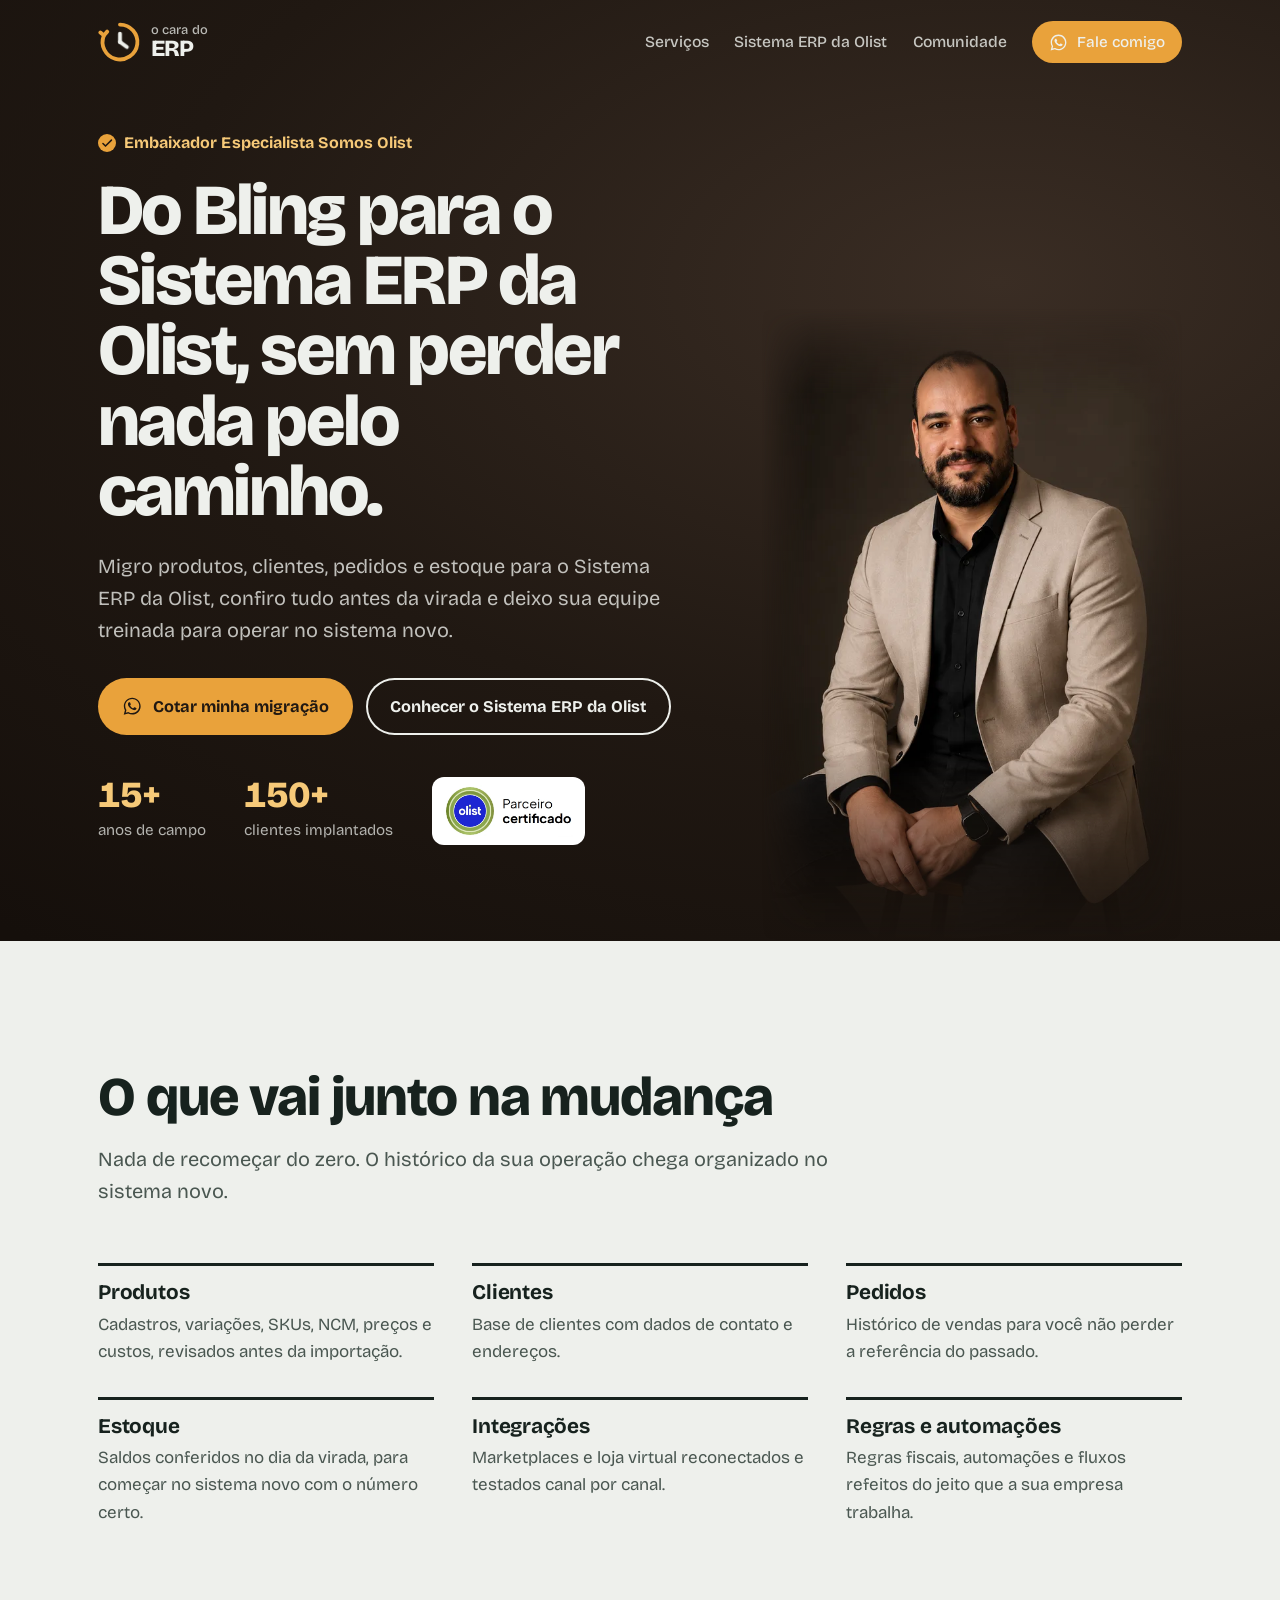
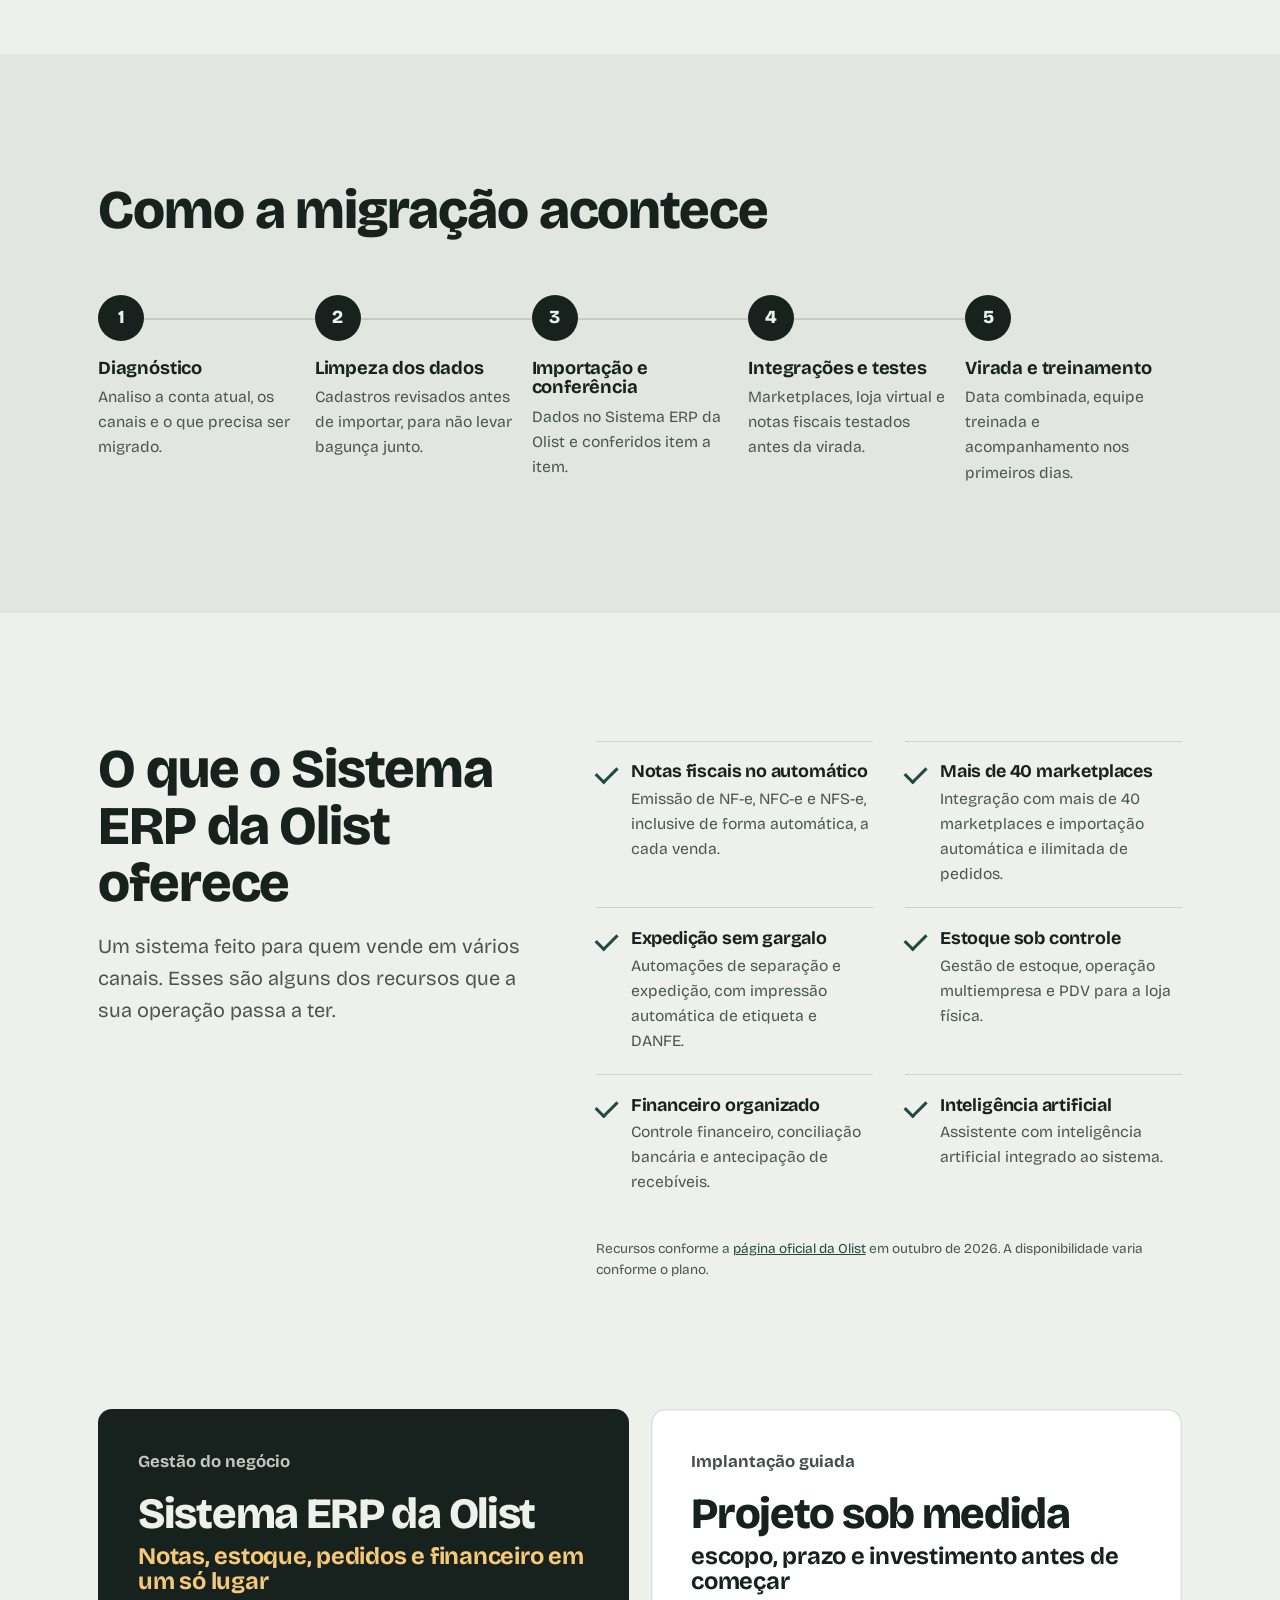
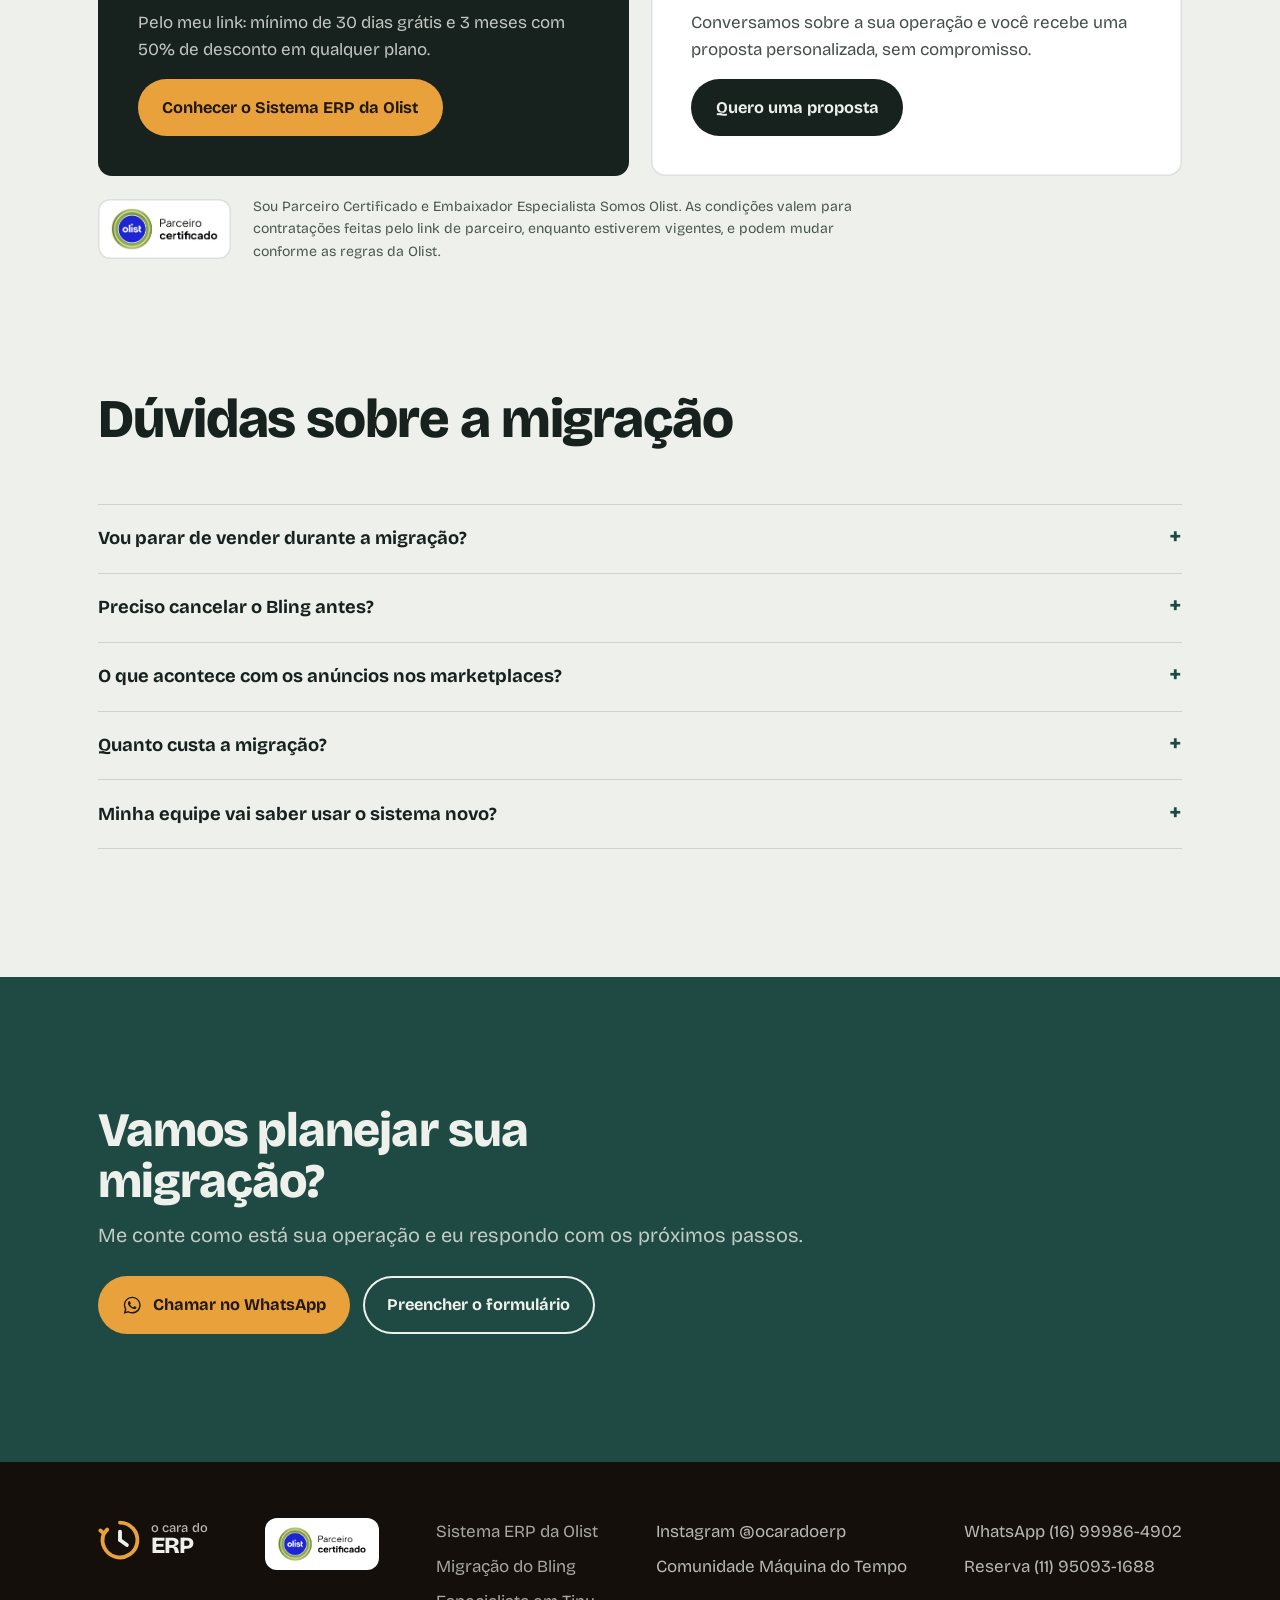
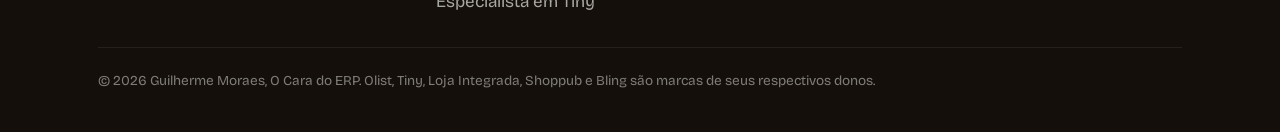
<file: migracao-bling/index.html>
<!doctype html>
<html lang="pt-BR">
<head>
<!-- Google Tag Manager -->
<script>(function(w,d,s,l,i){w[l]=w[l]||[];w[l].push({'gtm.start':new Date().getTime(),event:'gtm.js'});var f=d.getElementsByTagName(s)[0],j=d.createElement(s),dl=l!='dataLayer'?'&l='+l:'';j.async=true;j.src='https://www.googletagmanager.com/gtm.js?id='+i+dl;f.parentNode.insertBefore(j,f);})(window,document,'script','dataLayer','GTM-TGPW44G4');</script>
<!-- End Google Tag Manager -->
<meta charset="utf-8">
<meta name="viewport" content="width=device-width, initial-scale=1">
<title>Migração do Bling para o Sistema ERP da Olist | O Cara do ERP</title>
<meta name="description" content="Migração do Bling para o Sistema ERP da Olist com Guilherme Moraes, O Cara do ERP: produtos, clientes, pedidos e estoque conferidos antes da virada, integrações refeitas e equipe treinada.">
<link rel="canonical" href="https://www.ocaradoerp.com.br/migracao-bling/">
<meta name="theme-color" content="#201812">
<meta property="og:type" content="website">
<meta property="og:locale" content="pt_BR">
<meta property="og:url" content="https://www.ocaradoerp.com.br/migracao-bling/">
<meta property="og:title" content="Migração do Bling para o Sistema ERP da Olist">
<meta property="og:description" content="Migração do Bling para o Sistema ERP da Olist com Guilherme Moraes, O Cara do ERP: produtos, clientes, pedidos e estoque conferidos antes da virada, integrações refeitas e equipe treinada.">
<meta property="og:image" content="https://www.ocaradoerp.com.br/assets/img/og-ocaradoerp.jpg">
<meta property="og:image:width" content="1200">
<meta property="og:image:height" content="630">
<meta name="twitter:card" content="summary_large_image">
<link rel="icon" href="/assets/img/favicon.svg" type="image/svg+xml">
<link rel="apple-touch-icon" href="/assets/img/apple-touch-icon.png">
<link rel="preconnect" href="https://fonts.googleapis.com">
<link rel="preconnect" href="https://fonts.gstatic.com" crossorigin>
<link href="https://fonts.googleapis.com/css2?family=Bricolage+Grotesque:opsz,wght@12..96,400;12..96,500;12..96,600;12..96,700;12..96,800&display=swap" rel="stylesheet">

<script type="application/ld+json">
{
  "@context": "https://schema.org",
  "@type": "ProfessionalService",
  "name": "O Cara do ERP",
  "url": "https://www.ocaradoerp.com.br/",
  "image": "https://www.ocaradoerp.com.br/assets/img/guilherme-moraes-1000.jpg",
  "telephone": "+55 16 99986-4902",
  "areaServed": "BR",
  "description": "Implantação, migração, parametrização, treinamento e gestão de processos em ERP, lojas virtuais e marketplaces.",
  "founder": {
    "@type": "Person",
    "name": "Guilherme Moraes",
    "jobTitle": "Especialista em implantação de ERP",
    "sameAs": ["https://www.instagram.com/ocaradoerp/"]
  },
  "sameAs": ["https://www.instagram.com/ocaradoerp/"]
}
</script>


<link rel="stylesheet" href="/assets/css/site.css">
<script type="application/ld+json">
{
 "@context": "https://schema.org",
 "@type": "FAQPage",
 "mainEntity": [
  {
   "@type": "Question",
   "name": "Vou parar de vender durante a migração?",
   "acceptedAnswer": {
    "@type": "Answer",
    "text": "A ideia é não parar. O Bling continua operando enquanto a Olist é preparada e conferida, e a virada é planejada com data e horário combinados."
   }
  },
  {
   "@type": "Question",
   "name": "Preciso cancelar o Bling antes?",
   "acceptedAnswer": {
    "@type": "Answer",
    "text": "Não. Mantenha o Bling ativo até a virada e a conferência final. Só depois disso faz sentido encerrar."
   }
  },
  {
   "@type": "Question",
   "name": "O que acontece com os anúncios nos marketplaces?",
   "acceptedAnswer": {
    "@type": "Answer",
    "text": "As integrações são refeitas no Sistema ERP da Olist e conferidas canal por canal antes de entrarem em produção."
   }
  },
  {
   "@type": "Question",
   "name": "Quanto custa a migração?",
   "acceptedAnswer": {
    "@type": "Answer",
    "text": "Cada migração é personalizada, porque depende do volume de dados e dos canais. Depois do diagnóstico você recebe escopo, prazo e investimento, sem compromisso."
   }
  },
  {
   "@type": "Question",
   "name": "Minha equipe vai saber usar o sistema novo?",
   "acceptedAnswer": {
    "@type": "Answer",
    "text": "Sim. O treinamento faz parte da migração, com roteiros práticos para cada função."
   }
  }
 ]
}
</script>
</head>
<body data-origem="bling">
<!-- Google Tag Manager (noscript) -->
<noscript><iframe src="https://www.googletagmanager.com/ns.html?id=GTM-TGPW44G4" height="0" width="0" style="display:none;visibility:hidden"></iframe></noscript>
<!-- End Google Tag Manager (noscript) -->

<!-- ícones reutilizáveis -->
<svg width="0" height="0" style="position:absolute" aria-hidden="true">
  <symbol id="i-zap" viewBox="0 0 24 24"><path fill="currentColor" d="M12.04 2C6.58 2 2.13 6.45 2.13 11.91c0 1.75.46 3.45 1.32 4.95L2.05 22l5.25-1.38c1.45.79 3.08 1.21 4.74 1.21 5.46 0 9.91-4.45 9.91-9.91C21.95 6.45 17.5 2 12.04 2Zm0 18.15c-1.48 0-2.93-.4-4.2-1.15l-.3-.18-3.12.82.83-3.04-.2-.31a8.2 8.2 0 0 1-1.26-4.38c0-4.54 3.7-8.24 8.25-8.24 4.54 0 8.24 3.7 8.24 8.24 0 4.55-3.7 8.24-8.24 8.24Zm4.52-6.17c-.25-.12-1.47-.72-1.69-.81-.23-.08-.39-.12-.56.13-.16.25-.64.81-.79.97-.14.17-.29.19-.54.06-.25-.12-1.05-.39-1.99-1.23-.74-.66-1.23-1.47-1.38-1.72-.14-.25-.02-.38.11-.51.11-.11.25-.29.37-.43.13-.15.17-.25.25-.42.08-.17.04-.31-.02-.43-.06-.13-.56-1.35-.77-1.84-.2-.48-.41-.42-.56-.43h-.48c-.17 0-.43.06-.66.31-.22.25-.86.85-.86 2.07 0 1.22.89 2.4 1.01 2.56.12.17 1.75 2.67 4.24 3.74.59.26 1.05.41 1.41.52.59.19 1.13.16 1.56.1.48-.07 1.47-.6 1.67-1.18.21-.58.21-1.07.14-1.18-.06-.1-.22-.16-.47-.28Z"/></symbol>
  <symbol id="i-insta" viewBox="0 0 24 24"><path fill="none" stroke="currentColor" stroke-width="1.8" d="M7 3h10a4 4 0 0 1 4 4v10a4 4 0 0 1-4 4H7a4 4 0 0 1-4-4V7a4 4 0 0 1 4-4Z"/><circle cx="12" cy="12" r="4" fill="none" stroke="currentColor" stroke-width="1.8"/><circle cx="17.3" cy="6.7" r="1.1" fill="currentColor"/></symbol>
  <symbol id="i-relogio" viewBox="0 0 48 48">
    <path d="M24 5a19 19 0 1 1-17.6 11.8" fill="none" stroke="currentColor" stroke-width="4.2" stroke-linecap="round"/>
    <path d="M2.6 13.6l3.8 3.2 3.6-4.1" fill="none" stroke="currentColor" stroke-width="4.2" stroke-linecap="round" stroke-linejoin="round"/>
  </symbol>
  <symbol id="i-topo" viewBox="0 0 24 24"><path d="M12 19V5M5.5 11.5 12 5l6.5 6.5" fill="none" stroke="currentColor" stroke-width="2.4" stroke-linecap="round" stroke-linejoin="round"/></symbol>
</svg>

<header class="topo">
  <div class="wrap">
    <a class="marca" href="/" aria-label="O Cara do ERP, início">
      <svg viewBox="0 0 48 48" aria-hidden="true"><use href="#i-relogio" color="#E9A23B"/><path class="ponteiro-h" d="M24 24V15" stroke="#EEF0EC" stroke-width="4.2" stroke-linecap="round"/><path class="ponteiro-m" d="M24 24l7.5 5.5" stroke="#EEF0EC" stroke-width="4.2" stroke-linecap="round"/></svg>
      <span><small>o cara do</small><b>ERP</b></span>
    </a>
    <nav aria-label="Principal">
      <a href="/#servicos">Serviços</a>
      <a href="/#por-que-olist">Sistema ERP da Olist</a>
      <a href="/#comunidade">Comunidade</a>
      <a class="btn btn-zap" href="https://wa.me/5516999864902" data-zap="topo"><svg aria-hidden="true"><use href="#i-zap"/></svg>Fale comigo</a>
    </nav>
  </div>
</header>

<main id="inicio">
  <section class="hero sub" style="padding:0">
    <div class="wrap">
      <div class="hero-texto">
        <p class="titulo-parceiro"><svg aria-hidden="true" viewBox="0 0 24 24"><path d="M5 12.5l4.2 4.2L19 7" fill="none" stroke="currentColor" stroke-width="2.6" stroke-linecap="round" stroke-linejoin="round"/></svg>Embaixador Especialista Somos Olist</p>
        <h1>Do Bling para o Sistema ERP da Olist, sem perder nada pelo caminho.</h1>
        <p class="lead">Migro produtos, clientes, pedidos e estoque para o Sistema ERP da Olist, confiro tudo antes da virada e deixo sua equipe treinada para operar no sistema novo.</p>
        <div class="acoes">
          <a class="btn btn-zap" href="https://wa.me/5516999864902?text=Ol%C3%A1%2C%20Guilherme%21%20Quero%20migrar%20do%20Bling%20para%20o%20Sistema%20ERP%20da%20Olist." data-zap="bling-hero"><svg aria-hidden="true"><use href="#i-zap"/></svg>Cotar minha migração</a>
          <a class="btn btn-linha" href="#parceiros">Conhecer o Sistema ERP da Olist</a>
        </div>
        <div class="provas">
          <div><strong>15+</strong><span>anos de campo</span></div>
          <div><strong>150+</strong><span>clientes implantados</span></div>
          <div class="selo"><picture><source type="image/webp" srcset="/assets/img/selo-parceiro-certificado-olist.webp"><img src="/assets/img/selo-parceiro-certificado-olist.png" width="486" height="196" alt="Selo Olist Parceiro Certificado"></picture></div>
        </div>
      </div>
      <figure class="hero-foto">
        <picture>
          <source type="image/webp" srcset="/assets/img/guilherme-moraes-640.webp 640w, /assets/img/guilherme-moraes-1000.webp 1000w" sizes="(max-width:860px) 380px, 420px">
          <img src="/assets/img/guilherme-moraes-640.jpg" width="640" height="961" alt="Guilherme Moraes, o Cara do ERP" fetchpriority="high">
        </picture>
      </figure>
    </div>
  </section>

  <section aria-labelledby="t-junto">
    <div class="wrap">
      <div class="cab">
        <h2 id="t-junto">O que vai junto na mudança</h2>
        <p class="lead">Nada de recomeçar do zero. O histórico da sua operação chega organizado no sistema novo.</p>
      </div>
      <ul class="migra-lista">
        <li><h3>Produtos</h3><p>Cadastros, variações, SKUs, NCM, preços e custos, revisados antes da importação.</p></li>
        <li><h3>Clientes</h3><p>Base de clientes com dados de contato e endereços.</p></li>
        <li><h3>Pedidos</h3><p>Histórico de vendas para você não perder a referência do passado.</p></li>
        <li><h3>Estoque</h3><p>Saldos conferidos no dia da virada, para começar no sistema novo com o número certo.</p></li>
        <li><h3>Integrações</h3><p>Marketplaces e loja virtual reconectados e testados canal por canal.</p></li>
        <li><h3>Regras e automações</h3><p>Regras fiscais, automações e fluxos refeitos do jeito que a sua empresa trabalha.</p></li>
      </ul>
    </div>
  </section>

  <section class="processo" aria-labelledby="t-proc">
    <div class="wrap">
      <div class="cab"><h2 id="t-proc">Como a migração acontece</h2></div>
      <ol class="passos">
        <li><div><h3>Diagnóstico</h3><p>Analiso a conta atual, os canais e o que precisa ser migrado.</p></div></li>
        <li><div><h3>Limpeza dos dados</h3><p>Cadastros revisados antes de importar, para não levar bagunça junto.</p></div></li>
        <li><div><h3>Importação e conferência</h3><p>Dados no Sistema ERP da Olist e conferidos item a item.</p></div></li>
        <li><div><h3>Integrações e testes</h3><p>Marketplaces, loja virtual e notas fiscais testados antes da virada.</p></div></li>
        <li><div><h3>Virada e treinamento</h3><p>Data combinada, equipe treinada e acompanhamento nos primeiros dias.</p></div></li>
      </ol>
    </div>
  </section>

  <section class="olist-rec" aria-labelledby="t-olist">
    <div class="wrap">
      <div class="cab">
        <h2 id="t-olist">O que o Sistema ERP da Olist oferece</h2>
        <p class="lead">Um sistema feito para quem vende em vários canais. Esses são alguns dos recursos que a sua operação passa a ter.</p>
      </div>
      <div>
        <ul class="recursos">
        <li><h3>Notas fiscais no automático</h3><p>Emissão de NF-e, NFC-e e NFS-e, inclusive de forma automática, a cada venda.</p></li>
        <li><h3>Mais de 40 marketplaces</h3><p>Integração com mais de 40 marketplaces e importação automática e ilimitada de pedidos.</p></li>
        <li><h3>Expedição sem gargalo</h3><p>Automações de separação e expedição, com impressão automática de etiqueta e DANFE.</p></li>
        <li><h3>Estoque sob controle</h3><p>Gestão de estoque, operação multiempresa e PDV para a loja física.</p></li>
        <li><h3>Financeiro organizado</h3><p>Controle financeiro, conciliação bancária e antecipação de recebíveis.</p></li>
        <li><h3>Inteligência artificial</h3><p>Assistente com inteligência artificial integrado ao sistema.</p></li>
        </ul>
        <p class="fonte">Recursos conforme a <a href="https://olist.com/lp/sistema-de-gestao?parceiro=OCARADOERP&amp;utm_source=site&amp;utm_campaign=OCARADOERP-affiliate-site&amp;utm_medium=affiliate&amp;utm_content=&amp;utm_term=&amp;cupom=OCARADOERP" target="_blank" rel="noopener sponsored" data-parceiro="olist-fonte">página oficial da Olist</a> em outubro de 2026. A disponibilidade varia conforme o plano.</p>
      </div>
    </div>
  </section>

  <section class="parceiros" id="parceiros" aria-labelledby="t-parc" style="padding-top:0">
    <div class="wrap">
      <div class="grade">
        <article class="cupom olist">
          <span class="quem">Gestão do negócio</span>
          <p class="oferta">Sistema ERP da Olist<small>Notas, estoque, pedidos e financeiro em um só lugar</small></p>
          <p>Pelo meu link: mínimo de 30 dias grátis e 3 meses com 50% de desconto em qualquer plano.</p>
          <a class="btn btn-zap" href="https://olist.com/lp/sistema-de-gestao?parceiro=OCARADOERP&amp;utm_source=site&amp;utm_campaign=OCARADOERP-affiliate-site&amp;utm_medium=affiliate&amp;utm_content=&amp;utm_term=&amp;cupom=OCARADOERP" target="_blank" rel="noopener sponsored" data-parceiro="olist-bling">Conhecer o Sistema ERP da Olist</a>
        </article>
        <article class="cupom li">
          <span class="quem">Implantação guiada</span>
          <p class="oferta">Projeto sob medida<small>escopo, prazo e investimento antes de começar</small></p>
          <p>Conversamos sobre a sua operação e você recebe uma proposta personalizada, sem compromisso.</p>
          <a class="btn btn-escuro" href="#contato">Quero uma proposta</a>
        </article>
      </div>
      <div class="aviso-selo"><span class="selo"><picture><source type="image/webp" srcset="/assets/img/selo-parceiro-certificado-olist.webp"><img src="/assets/img/selo-parceiro-certificado-olist.png" width="486" height="196" alt="Selo Olist Parceiro Certificado" loading="lazy"></picture></span><p class="aviso">Sou Parceiro Certificado e Embaixador Especialista Somos Olist. As condições valem para contratações feitas pelo link de parceiro, enquanto estiverem vigentes, e podem mudar conforme as regras da Olist.</p></div>
    </div>
  </section>

  <section class="faq" aria-labelledby="t-faq">
    <div class="wrap">
      <div class="cab"><h2 id="t-faq">Dúvidas sobre a migração</h2></div>
      <details><summary>Vou parar de vender durante a migração?</summary><p>A ideia é não parar. O Bling continua operando enquanto a Olist é preparada e conferida, e a virada é planejada com data e horário combinados.</p></details>
      <details><summary>Preciso cancelar o Bling antes?</summary><p>Não. Mantenha o Bling ativo até a virada e a conferência final. Só depois disso faz sentido encerrar.</p></details>
      <details><summary>O que acontece com os anúncios nos marketplaces?</summary><p>As integrações são refeitas no Sistema ERP da Olist e conferidas canal por canal antes de entrarem em produção.</p></details>
      <details><summary>Quanto custa a migração?</summary><p>Cada migração é personalizada, porque depende do volume de dados e dos canais. Depois do diagnóstico você recebe escopo, prazo e investimento, sem compromisso.</p></details>
      <details><summary>Minha equipe vai saber usar o sistema novo?</summary><p>Sim. O treinamento faz parte da migração, com roteiros práticos para cada função.</p></details>
    </div>
  </section>

  <section class="cta-final" id="contato" aria-labelledby="t-cta">
    <div class="wrap">
      <div>
        <h2 id="t-cta">Vamos planejar sua migração?</h2>
        <p class="lead">Me conte como está sua operação e eu respondo com os próximos passos.</p>
      </div>
      <div class="acoes">
        <a class="btn btn-zap" href="https://wa.me/5516999864902?text=Ol%C3%A1%2C%20Guilherme%21%20Quero%20migrar%20do%20Bling%20para%20o%20Sistema%20ERP%20da%20Olist." data-zap="bling-final"><svg aria-hidden="true"><use href="#i-zap"/></svg>Chamar no WhatsApp</a>
        <a class="btn btn-linha" href="/#cotacao">Preencher o formulário</a>
      </div>
    </div>
  </section>

</main>

<footer>
  <div class="wrap">
    <a class="marca" href="/" aria-label="O Cara do ERP, página inicial">
      <svg viewBox="0 0 48 48" aria-hidden="true"><use href="#i-relogio" color="#E9A23B"/><path d="M24 24V15" stroke="#EEF0EC" stroke-width="4.2" stroke-linecap="round"/><path d="M24 24l7.5 5.5" stroke="#EEF0EC" stroke-width="4.2" stroke-linecap="round"/></svg>
      <span><small>o cara do</small><b>ERP</b></span>
    </a>
    <span class="selo selo-rodape"><picture><source type="image/webp" srcset="/assets/img/selo-parceiro-certificado-olist.webp"><img src="/assets/img/selo-parceiro-certificado-olist.png" width="486" height="196" alt="Selo Olist Parceiro Certificado" loading="lazy"></picture></span>
    <ul class="links-int">
      <li><a href="/#por-que-olist">Sistema ERP da Olist</a></li>
      <li><a href="/migracao-bling/">Migração do Bling</a></li>
      <li><a href="/tiny/">Especialista em Tiny</a></li>
    </ul>
    <ul>
      <li><a href="https://www.instagram.com/ocaradoerp/" target="_blank" rel="noopener" data-insta>Instagram @ocaradoerp</a></li>
      <li><a href="https://chat.whatsapp.com/HYjwi8RYD5YH8qgoTvv7V4" target="_blank" rel="noopener" data-comunidade>Comunidade Máquina do Tempo</a></li>
    </ul>
    <ul>
      <li><a href="https://wa.me/5516999864902" data-zap="rodape">WhatsApp (16) 99986-4902</a></li>
      <li><a href="https://wa.me/5511950931688" data-zap="rodape-reserva">Reserva (11) 95093-1688</a></li>
    </ul>
    <p class="rodape-fim">© <span id="ano">2026</span> Guilherme Moraes, O Cara do ERP. Olist, Tiny, Loja Integrada, Shoppub e Bling são marcas de seus respectivos donos.</p>
  </div>
</footer>

<a class="flutuante" href="https://wa.me/5516999864902" aria-label="Falar no WhatsApp" data-zap="flutuante"><svg aria-hidden="true"><use href="#i-zap"/></svg></a>
<button class="topo-btn" type="button" aria-label="Voltar ao topo"><svg aria-hidden="true"><use href="#i-topo"/></svg></button>

<script src="/assets/js/config.js"></script>
<script src="/assets/js/site.js" defer></script>
</body>
</html>
</file>
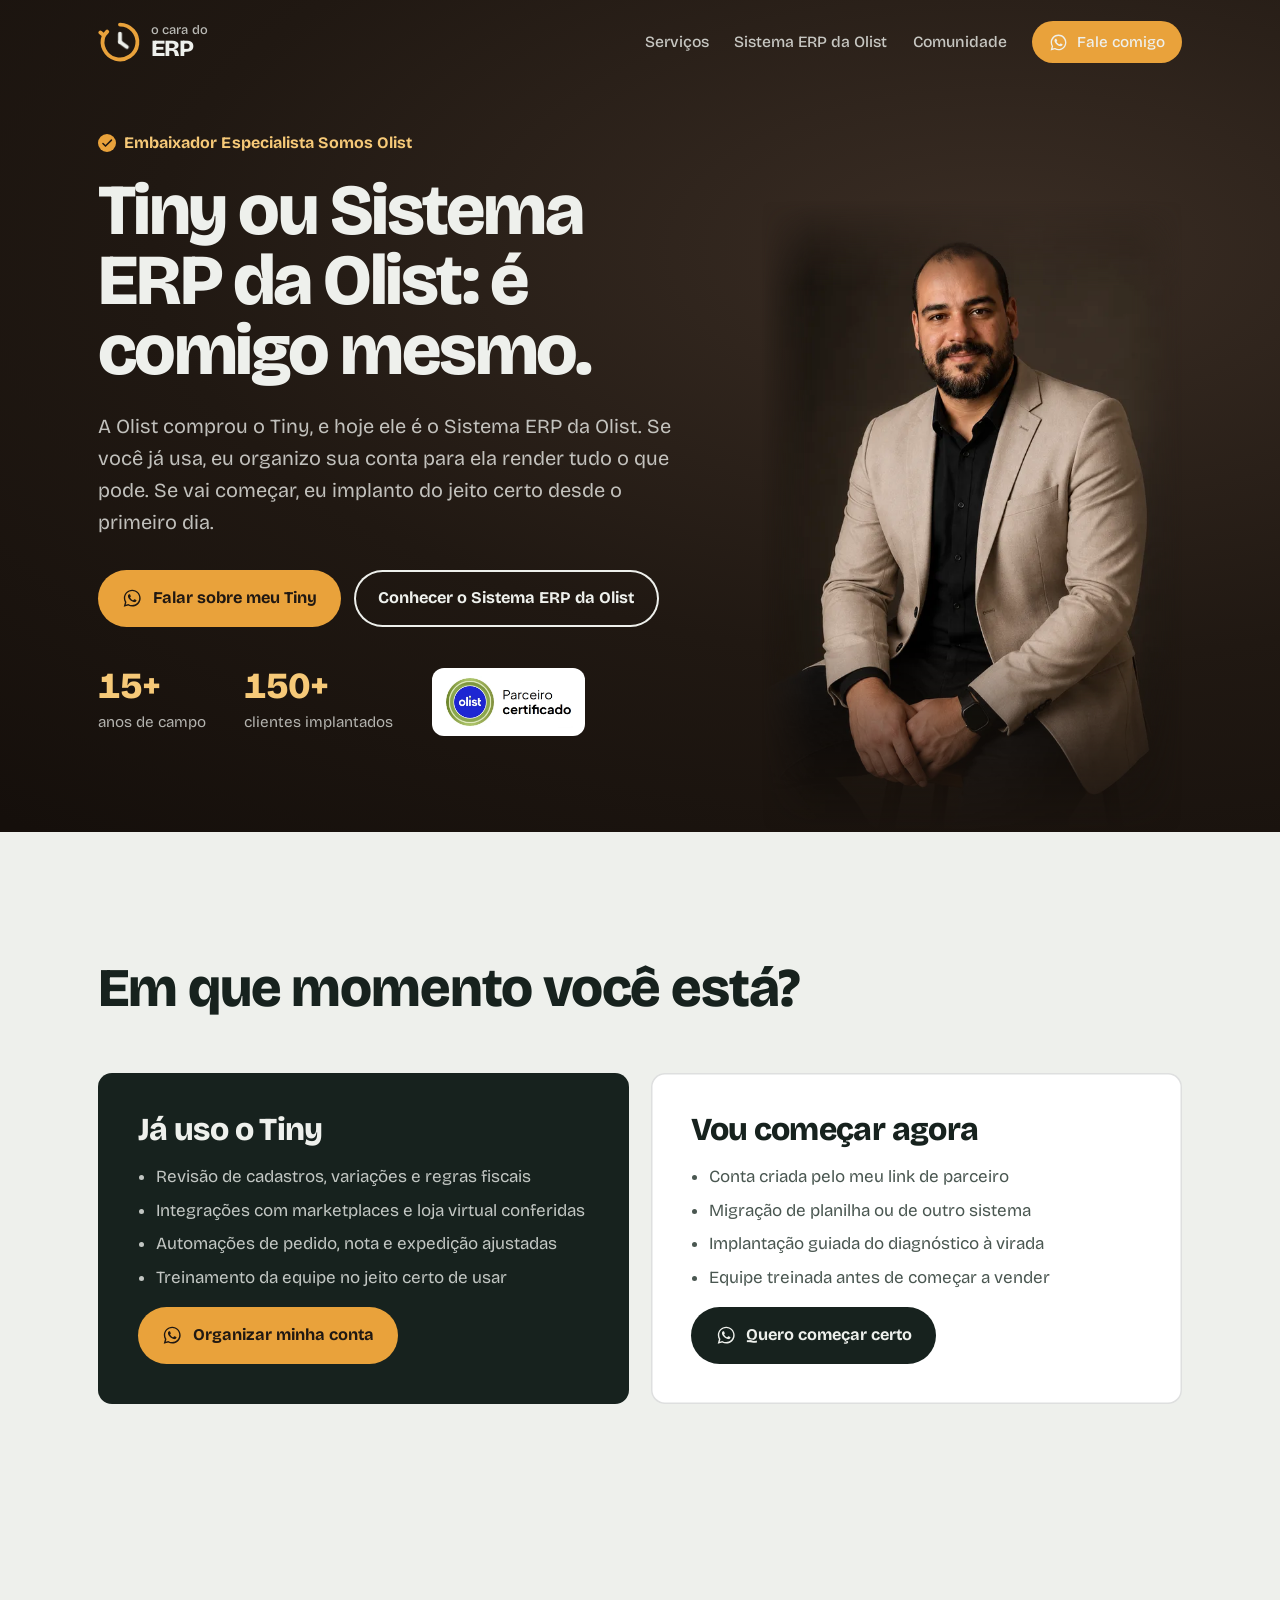
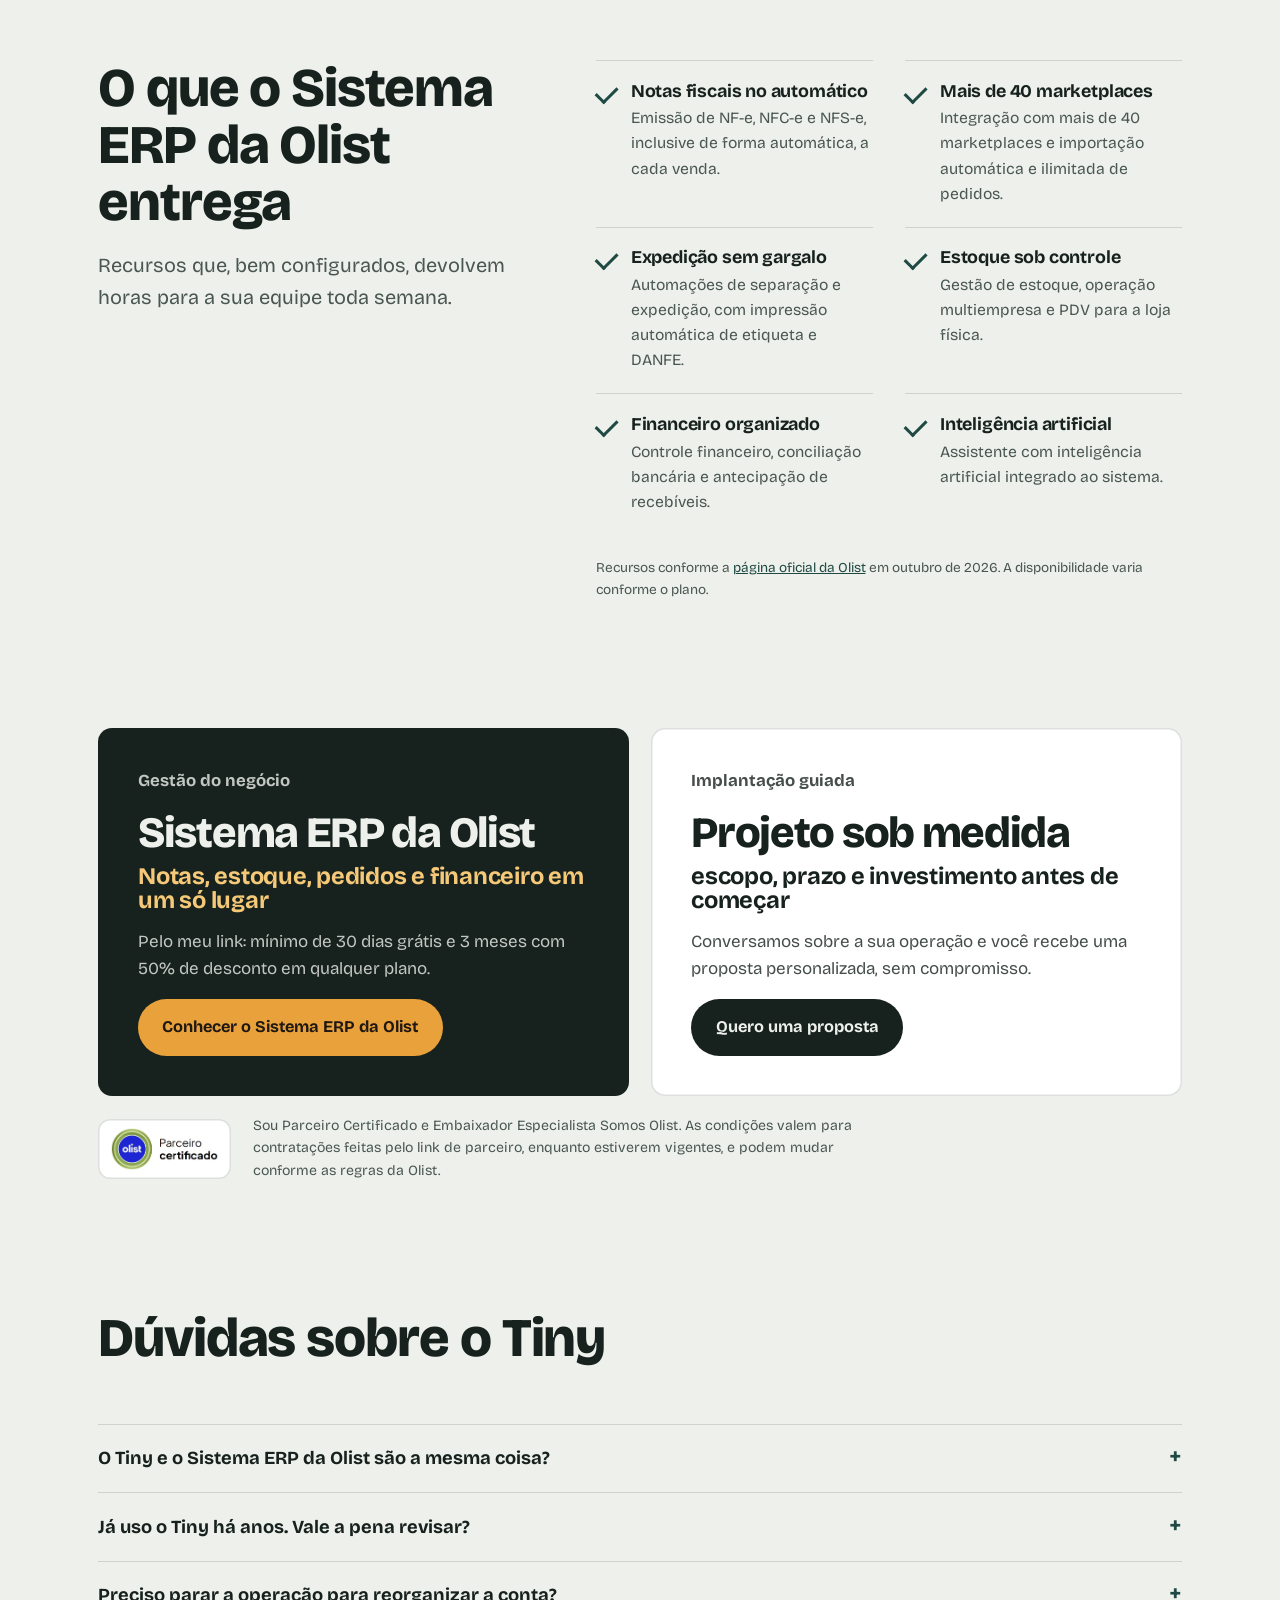
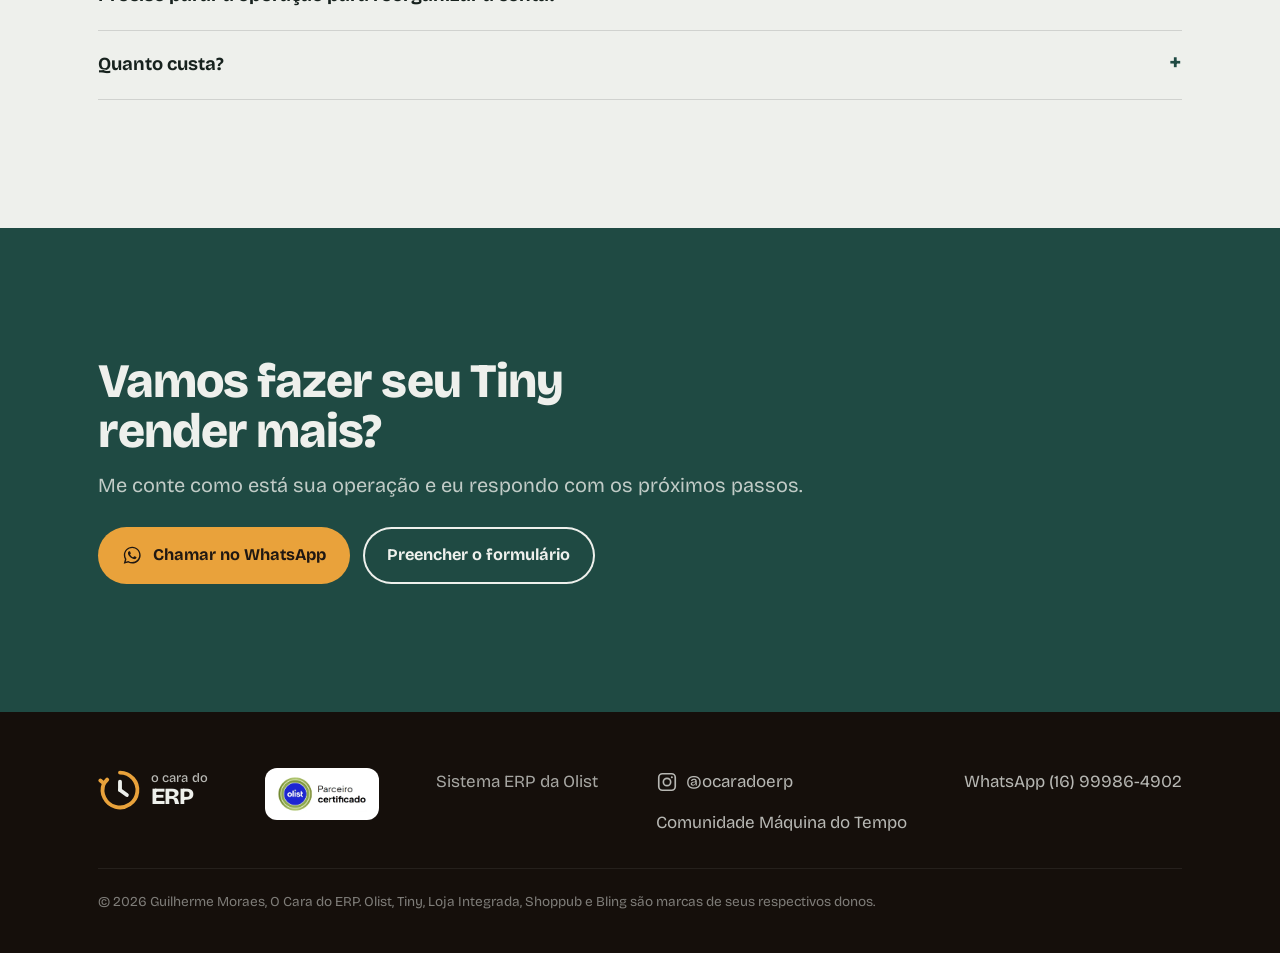
<file: tiny/index.html>
<!doctype html>
<html lang="pt-BR">
<head>
<!-- Google Tag Manager -->
<script>(function(w,d,s,l,i){w[l]=w[l]||[];w[l].push({'gtm.start':new Date().getTime(),event:'gtm.js'});var f=d.getElementsByTagName(s)[0],j=d.createElement(s),dl=l!='dataLayer'?'&l='+l:'';j.async=true;j.src='https://www.googletagmanager.com/gtm.js?id='+i+dl;f.parentNode.insertBefore(j,f);})(window,document,'script','dataLayer','GTM-TGPW44G4');</script>
<!-- End Google Tag Manager -->
<meta charset="utf-8">
<meta name="viewport" content="width=device-width, initial-scale=1">
<title>Especialista em Tiny e Sistema ERP da Olist | O Cara do ERP</title>
<meta name="description" content="Guilherme Moraes, O Cara do ERP: implantação, organização de conta e treinamento no Sistema ERP da Olist, o antigo Tiny. Parceiro Certificado e Embaixador Especialista Somos Olist.">
<link rel="canonical" href="https://www.ocaradoerp.com.br/tiny/">
<meta name="theme-color" content="#201812">
<meta property="og:type" content="website">
<meta property="og:locale" content="pt_BR">
<meta property="og:url" content="https://www.ocaradoerp.com.br/tiny/">
<meta property="og:title" content="Especialista em Tiny e Sistema ERP da Olist">
<meta property="og:description" content="Guilherme Moraes, O Cara do ERP: implantação, organização de conta e treinamento no Sistema ERP da Olist, o antigo Tiny. Parceiro Certificado e Embaixador Especialista Somos Olist.">
<meta property="og:image" content="https://www.ocaradoerp.com.br/assets/img/og-ocaradoerp.jpg">
<meta property="og:image:width" content="1200">
<meta property="og:image:height" content="630">
<meta name="twitter:card" content="summary_large_image">
<link rel="icon" href="/assets/img/favicon.svg" type="image/svg+xml">
<link rel="apple-touch-icon" href="/assets/img/apple-touch-icon.png">
<link rel="preconnect" href="https://fonts.googleapis.com">
<link rel="preconnect" href="https://fonts.gstatic.com" crossorigin>
<link href="https://fonts.googleapis.com/css2?family=Bricolage+Grotesque:opsz,wght@12..96,400;12..96,500;12..96,600;12..96,700;12..96,800&display=swap" rel="stylesheet">

<script type="application/ld+json">
{
  "@context": "https://schema.org",
  "@type": "ProfessionalService",
  "name": "O Cara do ERP",
  "url": "https://www.ocaradoerp.com.br/",
  "image": "https://www.ocaradoerp.com.br/assets/img/guilherme-moraes-1000.jpg",
  "telephone": "+55 16 99986-4902",
  "areaServed": "BR",
  "description": "Implantação, migração, parametrização, treinamento e gestão de processos em ERP, lojas virtuais e marketplaces.",
  "founder": {
    "@type": "Person",
    "name": "Guilherme Moraes",
    "jobTitle": "Especialista em implantação de ERP",
    "sameAs": ["https://www.instagram.com/ocaradoerp/"]
  },
  "sameAs": ["https://www.instagram.com/ocaradoerp/"]
}
</script>


<link rel="stylesheet" href="/assets/css/site.css">
<script type="application/ld+json">
{
 "@context": "https://schema.org",
 "@type": "FAQPage",
 "mainEntity": [
  {
   "@type": "Question",
   "name": "O Tiny e o Sistema ERP da Olist são a mesma coisa?",
   "acceptedAnswer": {
    "@type": "Answer",
    "text": "Sim. A Olist comprou o Tiny, e hoje ele é o Sistema ERP da Olist. Se você usa o Tiny, já está no Sistema ERP da Olist."
   }
  },
  {
   "@type": "Question",
   "name": "Já uso o Tiny há anos. Vale a pena revisar?",
   "acceptedAnswer": {
    "@type": "Answer",
    "text": "Na maioria dos casos, sim. Com o tempo, cadastros, regras e integrações acumulam ajustes improvisados. Uma revisão costuma eliminar retrabalho que a equipe nem percebe mais."
   }
  },
  {
   "@type": "Question",
   "name": "Preciso parar a operação para reorganizar a conta?",
   "acceptedAnswer": {
    "@type": "Answer",
    "text": "Não. Os ajustes são planejados para acontecer com a operação rodando."
   }
  },
  {
   "@type": "Question",
   "name": "Quanto custa?",
   "acceptedAnswer": {
    "@type": "Answer",
    "text": "Cada projeto é personalizado. Depois do diagnóstico você recebe escopo, prazo e investimento, sem compromisso."
   }
  }
 ]
}
</script>
</head>
<body data-origem="tiny">
<!-- Google Tag Manager (noscript) -->
<noscript><iframe src="https://www.googletagmanager.com/ns.html?id=GTM-TGPW44G4" height="0" width="0" style="display:none;visibility:hidden"></iframe></noscript>
<!-- End Google Tag Manager (noscript) -->

<!-- ícones reutilizáveis -->
<svg width="0" height="0" style="position:absolute" aria-hidden="true">
  <symbol id="i-zap" viewBox="0 0 24 24"><path fill="currentColor" d="M12.04 2C6.58 2 2.13 6.45 2.13 11.91c0 1.75.46 3.45 1.32 4.95L2.05 22l5.25-1.38c1.45.79 3.08 1.21 4.74 1.21 5.46 0 9.91-4.45 9.91-9.91C21.95 6.45 17.5 2 12.04 2Zm0 18.15c-1.48 0-2.93-.4-4.2-1.15l-.3-.18-3.12.82.83-3.04-.2-.31a8.2 8.2 0 0 1-1.26-4.38c0-4.54 3.7-8.24 8.25-8.24 4.54 0 8.24 3.7 8.24 8.24 0 4.55-3.7 8.24-8.24 8.24Zm4.52-6.17c-.25-.12-1.47-.72-1.69-.81-.23-.08-.39-.12-.56.13-.16.25-.64.81-.79.97-.14.17-.29.19-.54.06-.25-.12-1.05-.39-1.99-1.23-.74-.66-1.23-1.47-1.38-1.72-.14-.25-.02-.38.11-.51.11-.11.25-.29.37-.43.13-.15.17-.25.25-.42.08-.17.04-.31-.02-.43-.06-.13-.56-1.35-.77-1.84-.2-.48-.41-.42-.56-.43h-.48c-.17 0-.43.06-.66.31-.22.25-.86.85-.86 2.07 0 1.22.89 2.4 1.01 2.56.12.17 1.75 2.67 4.24 3.74.59.26 1.05.41 1.41.52.59.19 1.13.16 1.56.1.48-.07 1.47-.6 1.67-1.18.21-.58.21-1.07.14-1.18-.06-.1-.22-.16-.47-.28Z"/></symbol>
  <symbol id="i-insta" viewBox="0 0 24 24"><path fill="none" stroke="currentColor" stroke-width="1.8" d="M7 3h10a4 4 0 0 1 4 4v10a4 4 0 0 1-4 4H7a4 4 0 0 1-4-4V7a4 4 0 0 1 4-4Z"/><circle cx="12" cy="12" r="4" fill="none" stroke="currentColor" stroke-width="1.8"/><circle cx="17.3" cy="6.7" r="1.1" fill="currentColor"/></symbol>
  <symbol id="i-relogio" viewBox="0 0 48 48">
    <path d="M24 5a19 19 0 1 1-17.6 11.8" fill="none" stroke="currentColor" stroke-width="4.2" stroke-linecap="round"/>
    <path d="M2.6 13.6l3.8 3.2 3.6-4.1" fill="none" stroke="currentColor" stroke-width="4.2" stroke-linecap="round" stroke-linejoin="round"/>
  </symbol>
  <symbol id="i-topo" viewBox="0 0 24 24"><path d="M12 19V5M5.5 11.5 12 5l6.5 6.5" fill="none" stroke="currentColor" stroke-width="2.4" stroke-linecap="round" stroke-linejoin="round"/></symbol>
</svg>

<header class="topo">
  <div class="wrap">
    <a class="marca" href="/" aria-label="O Cara do ERP, início">
      <svg viewBox="0 0 48 48" aria-hidden="true"><use href="#i-relogio" color="#E9A23B"/><path class="ponteiro-h" d="M24 24V15" stroke="#EEF0EC" stroke-width="4.2" stroke-linecap="round"/><path class="ponteiro-m" d="M24 24l7.5 5.5" stroke="#EEF0EC" stroke-width="4.2" stroke-linecap="round"/></svg>
      <span><small>o cara do</small><b>ERP</b></span>
    </a>
    <nav aria-label="Principal">
      <a href="/#servicos">Serviços</a>
      <a href="/#por-que-olist">Sistema ERP da Olist</a>
      <a href="/#comunidade">Comunidade</a>
      <a class="btn btn-zap" href="https://wa.me/5516999864902" data-zap="topo"><svg aria-hidden="true"><use href="#i-zap"/></svg>Fale comigo</a>
    </nav>
  </div>
</header>

<main id="inicio">
  <section class="hero sub" style="padding:0">
    <div class="wrap">
      <div class="hero-texto">
        <p class="titulo-parceiro"><svg aria-hidden="true" viewBox="0 0 24 24"><path d="M5 12.5l4.2 4.2L19 7" fill="none" stroke="currentColor" stroke-width="2.6" stroke-linecap="round" stroke-linejoin="round"/></svg>Embaixador Especialista Somos Olist</p>
        <h1>Tiny ou Sistema ERP da Olist: é comigo mesmo.</h1>
        <p class="lead">A Olist comprou o Tiny, e hoje ele é o Sistema ERP da Olist. Se você já usa, eu organizo sua conta para ela render tudo o que pode. Se vai começar, eu implanto do jeito certo desde o primeiro dia.</p>
        <div class="acoes">
          <a class="btn btn-zap" href="https://wa.me/5516999864902?text=Ol%C3%A1%2C%20Guilherme%21%20J%C3%A1%20uso%20o%20Tiny%20e%20quero%20organizar%20minha%20conta." data-zap="tiny-hero"><svg aria-hidden="true"><use href="#i-zap"/></svg>Falar sobre meu Tiny</a>
          <a class="btn btn-linha" href="#parceiros">Conhecer o Sistema ERP da Olist</a>
        </div>
        <div class="provas">
          <div><strong>15+</strong><span>anos de campo</span></div>
          <div><strong>150+</strong><span>clientes implantados</span></div>
          <div class="selo"><picture><source type="image/webp" srcset="/assets/img/selo-parceiro-certificado-olist.webp"><img src="/assets/img/selo-parceiro-certificado-olist.png" width="486" height="196" alt="Selo Olist Parceiro Certificado"></picture></div>
        </div>
      </div>
      <figure class="hero-foto">
        <picture>
          <source type="image/webp" srcset="/assets/img/guilherme-moraes-640.webp 640w, /assets/img/guilherme-moraes-1000.webp 1000w" sizes="(max-width:860px) 380px, 420px">
          <img src="/assets/img/guilherme-moraes-640.jpg" width="640" height="961" alt="Guilherme Moraes, o Cara do ERP" fetchpriority="high">
        </picture>
      </figure>
    </div>
  </section>

  <section aria-labelledby="t-cam">
    <div class="wrap">
      <div class="cab"><h2 id="t-cam">Em que momento você está?</h2></div>
      <div class="caminhos">
        <article class="caminho a">
          <h3>Já uso o Tiny</h3>
          <ul>
            <li>Revisão de cadastros, variações e regras fiscais</li>
            <li>Integrações com marketplaces e loja virtual conferidas</li>
            <li>Automações de pedido, nota e expedição ajustadas</li>
            <li>Treinamento da equipe no jeito certo de usar</li>
          </ul>
          <a class="btn btn-zap" href="https://wa.me/5516999864902?text=Ol%C3%A1%2C%20Guilherme%21%20J%C3%A1%20uso%20o%20Tiny%20e%20quero%20organizar%20minha%20conta." data-zap="tiny-ja-uso"><svg aria-hidden="true"><use href="#i-zap"/></svg>Organizar minha conta</a>
        </article>
        <article class="caminho b">
          <h3>Vou começar agora</h3>
          <ul>
            <li>Conta criada pelo meu link de parceiro</li>
            <li>Migração de planilha ou de outro sistema</li>
            <li>Implantação guiada do diagnóstico à virada</li>
            <li>Equipe treinada antes de começar a vender</li>
          </ul>
          <a class="btn btn-escuro" href="https://wa.me/5516999864902?text=Ol%C3%A1%2C%20Guilherme%21%20Quero%20come%C3%A7ar%20no%20Sistema%20ERP%20da%20Olist%20com%20implanta%C3%A7%C3%A3o%20guiada." data-zap="tiny-comecar"><svg aria-hidden="true"><use href="#i-zap"/></svg>Quero começar certo</a>
        </article>
      </div>
    </div>
  </section>

  <section class="olist-rec" aria-labelledby="t-olist">
    <div class="wrap">
      <div class="cab">
        <h2 id="t-olist">O que o Sistema ERP da Olist entrega</h2>
        <p class="lead">Recursos que, bem configurados, devolvem horas para a sua equipe toda semana.</p>
      </div>
      <div>
        <ul class="recursos">
        <li><h3>Notas fiscais no automático</h3><p>Emissão de NF-e, NFC-e e NFS-e, inclusive de forma automática, a cada venda.</p></li>
        <li><h3>Mais de 40 marketplaces</h3><p>Integração com mais de 40 marketplaces e importação automática e ilimitada de pedidos.</p></li>
        <li><h3>Expedição sem gargalo</h3><p>Automações de separação e expedição, com impressão automática de etiqueta e DANFE.</p></li>
        <li><h3>Estoque sob controle</h3><p>Gestão de estoque, operação multiempresa e PDV para a loja física.</p></li>
        <li><h3>Financeiro organizado</h3><p>Controle financeiro, conciliação bancária e antecipação de recebíveis.</p></li>
        <li><h3>Inteligência artificial</h3><p>Assistente com inteligência artificial integrado ao sistema.</p></li>
        </ul>
        <p class="fonte">Recursos conforme a <a href="https://olist.com/lp/sistema-de-gestao?parceiro=OCARADOERP&amp;utm_source=site&amp;utm_campaign=OCARADOERP-affiliate-site&amp;utm_medium=affiliate&amp;utm_content=&amp;utm_term=&amp;cupom=OCARADOERP" target="_blank" rel="noopener sponsored" data-parceiro="olist-fonte">página oficial da Olist</a> em outubro de 2026. A disponibilidade varia conforme o plano.</p>
      </div>
    </div>
  </section>

  <section class="parceiros" id="parceiros" aria-labelledby="t-parc" style="padding-top:0">
    <div class="wrap">
      <div class="grade">
        <article class="cupom olist">
          <span class="quem">Gestão do negócio</span>
          <p class="oferta">Sistema ERP da Olist<small>Notas, estoque, pedidos e financeiro em um só lugar</small></p>
          <p>Pelo meu link: mínimo de 30 dias grátis e 3 meses com 50% de desconto em qualquer plano.</p>
          <a class="btn btn-zap" href="https://olist.com/lp/sistema-de-gestao?parceiro=OCARADOERP&amp;utm_source=site&amp;utm_campaign=OCARADOERP-affiliate-site&amp;utm_medium=affiliate&amp;utm_content=&amp;utm_term=&amp;cupom=OCARADOERP" target="_blank" rel="noopener sponsored" data-parceiro="olist-tiny">Conhecer o Sistema ERP da Olist</a>
        </article>
        <article class="cupom li">
          <span class="quem">Implantação guiada</span>
          <p class="oferta">Projeto sob medida<small>escopo, prazo e investimento antes de começar</small></p>
          <p>Conversamos sobre a sua operação e você recebe uma proposta personalizada, sem compromisso.</p>
          <a class="btn btn-escuro" href="#contato">Quero uma proposta</a>
        </article>
      </div>
      <div class="aviso-selo"><span class="selo"><picture><source type="image/webp" srcset="/assets/img/selo-parceiro-certificado-olist.webp"><img src="/assets/img/selo-parceiro-certificado-olist.png" width="486" height="196" alt="Selo Olist Parceiro Certificado" loading="lazy"></picture></span><p class="aviso">Sou Parceiro Certificado e Embaixador Especialista Somos Olist. As condições valem para contratações feitas pelo link de parceiro, enquanto estiverem vigentes, e podem mudar conforme as regras da Olist.</p></div>
    </div>
  </section>

  <section class="faq" aria-labelledby="t-faq">
    <div class="wrap">
      <div class="cab"><h2 id="t-faq">Dúvidas sobre o Tiny</h2></div>
      <details><summary>O Tiny e o Sistema ERP da Olist são a mesma coisa?</summary><p>Sim. A Olist comprou o Tiny, e hoje ele é o Sistema ERP da Olist. Se você usa o Tiny, já está no Sistema ERP da Olist.</p></details>
      <details><summary>Já uso o Tiny há anos. Vale a pena revisar?</summary><p>Na maioria dos casos, sim. Com o tempo, cadastros, regras e integrações acumulam ajustes improvisados. Uma revisão costuma eliminar retrabalho que a equipe nem percebe mais.</p></details>
      <details><summary>Preciso parar a operação para reorganizar a conta?</summary><p>Não. Os ajustes são planejados para acontecer com a operação rodando.</p></details>
      <details><summary>Quanto custa?</summary><p>Cada projeto é personalizado. Depois do diagnóstico você recebe escopo, prazo e investimento, sem compromisso.</p></details>
    </div>
  </section>

  <section class="cta-final" id="contato" aria-labelledby="t-cta">
    <div class="wrap">
      <div>
        <h2 id="t-cta">Vamos fazer seu Tiny render mais?</h2>
        <p class="lead">Me conte como está sua operação e eu respondo com os próximos passos.</p>
      </div>
      <div class="acoes">
        <a class="btn btn-zap" href="https://wa.me/5516999864902?text=Ol%C3%A1%2C%20Guilherme%21%20J%C3%A1%20uso%20o%20Tiny%20e%20quero%20organizar%20minha%20conta." data-zap="tiny-final"><svg aria-hidden="true"><use href="#i-zap"/></svg>Chamar no WhatsApp</a>
        <a class="btn btn-linha" href="/#cotacao">Preencher o formulário</a>
      </div>
    </div>
  </section>

</main>

<footer>
  <div class="wrap">
    <a class="marca" href="/" aria-label="O Cara do ERP, página inicial">
      <svg viewBox="0 0 48 48" aria-hidden="true"><use href="#i-relogio" color="#E9A23B"/><path d="M24 24V15" stroke="#EEF0EC" stroke-width="4.2" stroke-linecap="round"/><path d="M24 24l7.5 5.5" stroke="#EEF0EC" stroke-width="4.2" stroke-linecap="round"/></svg>
      <span><small>o cara do</small><b>ERP</b></span>
    </a>
    <span class="selo selo-rodape"><picture><source type="image/webp" srcset="/assets/img/selo-parceiro-certificado-olist.webp"><img src="/assets/img/selo-parceiro-certificado-olist.png" width="486" height="196" alt="Selo Olist Parceiro Certificado" loading="lazy"></picture></span>
    <ul class="links-int">
      <li><a href="/#por-que-olist">Sistema ERP da Olist</a></li>
    </ul>
    <ul>
      <li><a class="insta" href="https://www.instagram.com/ocaradoerp/" target="_blank" rel="noopener" data-insta aria-label="Instagram @ocaradoerp"><svg aria-hidden="true"><use href="#i-insta"/></svg>@ocaradoerp</a></li>
      <li><a href="https://chat.whatsapp.com/HYjwi8RYD5YH8qgoTvv7V4" target="_blank" rel="noopener" data-comunidade>Comunidade Máquina do Tempo</a></li>
    </ul>
    <ul>
      <li><a href="https://wa.me/5516999864902" data-zap="rodape">WhatsApp (16) 99986-4902</a></li>
    </ul>
    <p class="rodape-fim">© <span id="ano">2026</span> Guilherme Moraes, O Cara do ERP. Olist, Tiny, Loja Integrada, Shoppub e Bling são marcas de seus respectivos donos.</p>
  </div>
</footer>

<a class="flutuante" href="https://wa.me/5516999864902" aria-label="Falar no WhatsApp" data-zap="flutuante"><svg aria-hidden="true"><use href="#i-zap"/></svg></a>
<button class="topo-btn" type="button" aria-label="Voltar ao topo"><svg aria-hidden="true"><use href="#i-topo"/></svg></button>

<script src="/assets/js/config.js"></script>
<script src="/assets/js/site.js" defer></script>
</body>
</html>
</file>
<file: assets/css/site.css>
:root{
  --cafe:#201812;
  --cafe-2:#2c221b;
  --papel:#EEF0EC;
  --papel-2:#E2E6E1;
  --tinta:#17221E;
  --tinta-2:#4A5751;
  --petroleo:#1F4A43;
  --petroleo-2:#173A35;
  --ambar:#E9A23B;
  --ambar-claro:#F6C978;
  --linha:rgba(23,34,30,.14);
  --raio-s:6px;
  --raio-m:14px;
  --gutter:clamp(16px,4vw,48px);
  --largura:1180px;
}
*{box-sizing:border-box}
html{scroll-behavior:smooth;-webkit-text-size-adjust:100%}
@media (prefers-reduced-motion:reduce){html{scroll-behavior:auto}*{animation:none!important;transition:none!important}}
body{margin:0;background:var(--papel);color:var(--tinta);font-family:"Bricolage Grotesque",system-ui,sans-serif;font-size:1.0625rem;line-height:1.6;font-optical-sizing:auto;overflow-x:hidden}
img{max-width:100%;display:block}
a{color:inherit}
:focus-visible{outline:3px solid var(--ambar);outline-offset:3px;border-radius:4px}
.wrap{max-width:var(--largura);margin:0 auto;padding:0 var(--gutter)}
h1,h2,h3{line-height:1.05;margin:0;font-weight:700;letter-spacing:-.02em}
h2{font-size:clamp(2rem,4.6vw,3.4rem);font-weight:800}
h3{font-size:1.3rem;letter-spacing:-.01em}
p{margin:0}
.lead{font-size:clamp(1.1rem,1.6vw,1.25rem);color:var(--tinta-2);max-width:60ch}

/* botões */
.btn{display:inline-flex;align-items:center;gap:.6em;font:inherit;font-weight:700;font-size:1.02rem;text-decoration:none;border:0;border-radius:999px;padding:.95em 1.5em;cursor:pointer;white-space:nowrap;transition:transform .15s ease,background-color .15s ease}
.btn:active{transform:translateY(1px)}
.btn svg{width:1.25em;height:1.25em;flex:none}
.btn-zap{background:var(--ambar);color:var(--cafe)}
.btn-zap:hover{background:var(--ambar-claro)}
.btn-linha{background:transparent;color:inherit;box-shadow:inset 0 0 0 2px currentColor}
.btn-linha:hover{background:rgba(255,255,255,.08)}
.btn-escuro{background:var(--tinta);color:var(--papel)}
.btn-escuro:hover{background:var(--petroleo)}

/* topo */
.topo{position:absolute;inset:0 0 auto 0;z-index:5}
.topo .wrap{display:flex;align-items:center;justify-content:space-between;height:84px}
.marca{display:flex;align-items:center;gap:.55rem;text-decoration:none;color:var(--papel)}
.marca svg{width:44px;height:44px;flex:none}
.marca span{display:flex;flex-direction:column;line-height:1}
.marca small{font-size:.8rem;font-weight:500;opacity:.75;letter-spacing:.01em}
.marca b{font-size:1.45rem;font-weight:800;letter-spacing:-.03em}
.topo nav{display:flex;gap:1.6rem;align-items:center}
.topo nav a{color:var(--papel);text-decoration:none;font-weight:500;opacity:.8;font-size:.98rem}
.topo nav a:hover{opacity:1}
.topo nav a.btn{opacity:1}
.topo .btn{padding:.6em 1.1em;font-size:.95rem}
@media (max-width:860px){.topo nav a:not(.btn){display:none}}

/* hero */
.hero{background:radial-gradient(120% 90% at 78% 30%,#3a2d24 0%,var(--cafe) 55%,#150f0b 100%);color:var(--papel);position:relative;overflow:hidden}
.hero .wrap{display:grid;grid-template-columns:1.1fr .9fr;align-items:end;gap:2rem;min-height:min(100svh,880px);padding-top:110px}
.hero-texto{padding-bottom:clamp(48px,8vw,96px);align-self:center}
.hero .origem{display:inline-block;background:rgba(233,162,59,.14);color:var(--ambar-claro);border:1px solid rgba(233,162,59,.35);padding:.35em .9em;border-radius:999px;font-weight:600;font-size:.95rem;margin-bottom:1.4rem}
.hero .origem[hidden]{display:none}
.hero h1{font-size:clamp(2.6rem,6.4vw,5.4rem);font-weight:800;letter-spacing:-.035em;line-height:.98;max-width:13ch}
.hero h1 .relogio{display:inline-block;width:.78em;height:.78em;vertical-align:-.04em;margin:0 .02em}
.hero .lead{color:rgba(238,240,236,.78);margin-top:1.5rem;max-width:46ch}
.hero .acoes{display:flex;flex-wrap:wrap;gap:.8rem;margin-top:2rem}
.provas{display:flex;gap:2.4rem;margin-top:2.6rem;flex-wrap:wrap}
.provas div{display:flex;flex-direction:column}
.provas strong{font-size:2.3rem;font-weight:800;letter-spacing:-.03em;line-height:1;color:var(--ambar-claro);font-variant-numeric:tabular-nums}
.provas span{font-size:.95rem;opacity:.72;margin-top:.3rem}
.hero-foto{align-self:end;position:relative;justify-self:end;width:100%;max-width:520px}
.hero-foto img{width:100%;height:auto;-webkit-mask-image:linear-gradient(to bottom,transparent 0,#000 14%,#000 70%,transparent 100%),linear-gradient(to right,transparent 0,#000 12%,#000 88%,transparent 100%);-webkit-mask-composite:source-in;mask-image:linear-gradient(to bottom,transparent 0,#000 14%,#000 70%,transparent 100%),linear-gradient(to right,transparent 0,#000 12%,#000 88%,transparent 100%);mask-composite:intersect}
.hero-foto figcaption{position:absolute;left:8%;bottom:9%;background:var(--papel);color:var(--tinta);padding:.7em 1em;border-radius:var(--raio-m);font-size:.92rem;line-height:1.3;max-width:15rem;box-shadow:0 18px 40px -18px rgba(0,0,0,.6)}
.hero-foto figcaption b{display:block;font-size:1.05rem}
@media (max-width:860px){
  .hero .wrap{grid-template-columns:1fr;min-height:0;padding-top:100px;gap:0}
  .hero-texto{padding-bottom:1rem}
  .hero-foto{justify-self:center;max-width:380px;margin-top:1rem}
  .hero-foto figcaption{left:0;bottom:12%}
}

/* animação de entrada única: ponteiros do relógio voltando no tempo */
.ponteiro-m{transform-origin:24px 24px;animation:volta 1.6s cubic-bezier(.3,.7,.2,1) .2s both}
.ponteiro-h{transform-origin:24px 24px;animation:volta-h 1.6s cubic-bezier(.3,.7,.2,1) .2s both}
@keyframes volta{from{transform:rotate(720deg)}to{transform:rotate(0)}}
@keyframes volta-h{from{transform:rotate(60deg)}to{transform:rotate(0)}}

/* seções */
section{padding:clamp(72px,10vw,128px) 0}
.cab{display:grid;gap:1.1rem;margin-bottom:clamp(36px,5vw,56px);max-width:760px}

/* manifesto */
.manifesto{padding-bottom:0}
.manifesto p.grande{font-size:clamp(1.5rem,3.2vw,2.35rem);line-height:1.22;font-weight:600;letter-spacing:-.015em;max-width:28ch}
.manifesto p.grande em{font-style:normal;color:var(--petroleo);background:linear-gradient(transparent 62%,rgba(233,162,59,.45) 62%)}
.manifesto .colunas{display:grid;grid-template-columns:1fr 1fr;gap:clamp(24px,5vw,72px);align-items:start}
.manifesto .colunas .lead{margin-top:.4rem}
.manifesto .colunas .lead + .lead{margin-top:1rem}
@media (max-width:860px){.manifesto .colunas{grid-template-columns:1fr}}

/* calculadora */
.calc{background:var(--petroleo);color:var(--papel);border-radius:28px;margin:clamp(56px,8vw,96px) var(--gutter) 0;padding:clamp(32px,5vw,64px);max-width:calc(var(--largura) - 2*var(--gutter));display:grid;grid-template-columns:1fr 1fr;gap:clamp(28px,5vw,64px);align-items:center}
@media (min-width:1180px){.calc{margin-left:auto;margin-right:auto}}
.calc h2{font-size:clamp(1.8rem,3.4vw,2.6rem)}
.calc .lead{color:rgba(238,240,236,.78);margin-top:1rem}
.campo-faixa{margin-top:1.6rem}
.campo-faixa label{display:flex;justify-content:space-between;font-weight:600;margin-bottom:.5rem;gap:1rem}
.campo-faixa output{font-variant-numeric:tabular-nums;color:var(--ambar-claro);font-weight:800;white-space:nowrap}
input[type=range]{width:100%;accent-color:var(--ambar);height:28px;cursor:pointer}
.resultado{background:var(--petroleo-2);border-radius:20px;padding:clamp(24px,4vw,40px);text-align:left}
.resultado .num{font-size:clamp(3.6rem,9vw,6.4rem);font-weight:800;letter-spacing:-.045em;line-height:.9;color:var(--ambar);font-variant-numeric:tabular-nums}
.resultado .unid{font-size:1.25rem;font-weight:600;margin-top:.4rem}
.resultado p{color:rgba(238,240,236,.75);margin-top:1rem;max-width:36ch}
.resultado .btn{margin-top:1.6rem}
@media (max-width:860px){.calc{grid-template-columns:1fr;border-radius:20px}}

/* serviços */
.servicos ul{list-style:none;margin:0;padding:0;border-top:1px solid var(--linha)}
.servicos li{display:grid;grid-template-columns:minmax(180px,.8fr) 1.6fr;gap:1.5rem;padding:1.6rem 0;border-bottom:1px solid var(--linha);align-items:baseline}
.servicos li h3{font-size:clamp(1.3rem,2.2vw,1.65rem)}
.servicos li p{color:var(--tinta-2);max-width:58ch}
@media (max-width:640px){.servicos li{grid-template-columns:1fr;gap:.4rem}}
.formatos{display:flex;flex-wrap:wrap;gap:.6rem;margin-top:2rem}
.formatos span{background:var(--papel-2);border-radius:999px;padding:.45em 1em;font-weight:600;font-size:.95rem}

/* processo (sequência real) */
.processo{background:var(--papel-2)}
.passos{list-style:none;margin:0;padding:0;display:grid;grid-template-columns:repeat(5,1fr);gap:0;counter-reset:passo;position:relative}
.passos li{counter-increment:passo;padding:0 1.2rem 0 0;position:relative}
.passos li::before{content:counter(passo);display:grid;place-items:center;width:46px;height:46px;border-radius:50%;background:var(--tinta);color:var(--papel);font-weight:800;font-size:1.15rem;margin-bottom:1.1rem;position:relative;z-index:1}
.passos li::after{content:"";position:absolute;top:23px;left:46px;right:0;height:2px;background:var(--linha)}
.passos li:last-child::after{display:none}
.passos h3{font-size:1.15rem;margin-bottom:.4rem}
.passos p{color:var(--tinta-2);font-size:.98rem}
@media (max-width:900px){
  .passos{grid-template-columns:1fr;gap:1.6rem}
  .passos li{display:grid;grid-template-columns:46px 1fr;column-gap:1rem;padding:0}
  .passos li::before{margin:0;grid-row:span 2}
  .passos li::after{top:46px;left:22px;width:2px;height:calc(100% - 46px + 1.6rem);right:auto}
}

/* parceiros */
.parceiros .grade{display:grid;grid-template-columns:1fr 1fr;gap:1.4rem}
.cupom{position:relative;border-radius:var(--raio-m);padding:clamp(26px,3.5vw,40px);display:flex;flex-direction:column;gap:1rem;overflow:hidden}
.cupom.olist{background:var(--tinta);color:var(--papel)}
.cupom.li{background:#fff;color:var(--tinta);box-shadow:inset 0 0 0 1.5px var(--linha)}
.cupom .quem{font-weight:700;font-size:1.05rem;opacity:.8}
.cupom .oferta{font-size:clamp(1.9rem,3.6vw,2.7rem);font-weight:800;letter-spacing:-.03em;line-height:1.02}
.cupom.olist .oferta small{color:var(--ambar-claro)}
.cupom .oferta small{display:block;font-size:.55em;font-weight:700;letter-spacing:-.01em;margin-top:.35em}
.cupom p:not(.oferta){opacity:.8;max-width:44ch}
.cupom .btn{align-self:flex-start;margin-top:auto}
.parceiro-extra{margin-top:1.4rem;border-radius:var(--raio-m);background:var(--papel-2);padding:clamp(22px,3vw,32px) clamp(26px,3.5vw,40px);display:flex;gap:1.5rem 2.5rem;align-items:center;justify-content:space-between;flex-wrap:wrap}
.parceiro-extra .quem{font-weight:700;opacity:.8;display:block;margin-bottom:.4rem}
.parceiro-extra p{color:var(--tinta-2);max-width:70ch}
.aviso{font-size:.88rem;color:var(--tinta-2);margin-top:1.2rem;max-width:70ch}
@media (max-width:860px){.parceiros .grade{grid-template-columns:1fr}}

/* kit */
.kit .grade{display:grid;grid-template-columns:1fr 1.2fr;gap:clamp(24px,5vw,72px);align-items:start}
.arquivos{display:grid;gap:.8rem}
.arquivo{display:grid;grid-template-columns:56px 1fr auto;align-items:center;gap:1rem;background:#fff;border-radius:var(--raio-m);padding:1rem 1.2rem;text-decoration:none;box-shadow:inset 0 0 0 1.5px var(--linha);transition:box-shadow .15s}
a.arquivo:hover{box-shadow:inset 0 0 0 2px var(--petroleo)}
.arquivo .ico{width:56px;height:56px;border-radius:10px;background:var(--petroleo);color:var(--papel);display:grid;place-items:center;font-weight:800;font-size:1.25rem;font-variant-numeric:tabular-nums;line-height:1}
.arquivo b{display:block;font-size:1.1rem}
.arquivo small{color:var(--tinta-2);font-size:.92rem}
.arquivo .baixar{font-weight:700;color:var(--petroleo);font-size:.95rem}
@media (max-width:860px){.kit .grade{grid-template-columns:1fr}}
@media (max-width:420px){.arquivo{grid-template-columns:48px 1fr}.arquivo .ico{width:48px;height:48px;font-size:1.05rem}.arquivo .baixar{grid-column:2}}

/* comunidade */
.comunidade{background:var(--cafe);color:var(--papel)}
.comunidade .wrap{display:grid;grid-template-columns:auto 1fr auto;gap:clamp(24px,4vw,56px);align-items:center}
.comunidade svg.grande{width:clamp(90px,12vw,150px);height:auto}
.comunidade h2{font-size:clamp(1.8rem,3.6vw,2.8rem)}
.comunidade .lead{color:rgba(238,240,236,.75);margin-top:.8rem}
@media (max-width:860px){.comunidade .wrap{grid-template-columns:1fr}}

/* cotação */
.cotacao .grade{display:grid;grid-template-columns:.9fr 1.1fr;gap:clamp(28px,5vw,80px);align-items:start}
.cotacao .contatos{margin-top:2rem;display:grid;gap:.8rem}
.cotacao .contatos a{display:flex;gap:.7rem;align-items:center;text-decoration:none;font-weight:600}
.cotacao .contatos svg{width:22px;height:22px;color:var(--petroleo)}
form{background:#fff;border-radius:20px;padding:clamp(22px,3.5vw,40px);box-shadow:inset 0 0 0 1.5px var(--linha);display:grid;grid-template-columns:1fr 1fr;gap:1.1rem 1rem}
form .cheio{grid-column:1/-1}
form label,form legend{font-weight:600;font-size:.95rem;display:block;margin-bottom:.35rem}
form input[type=text],form select,form textarea{width:100%;font:inherit;font-size:1rem;padding:.75em .9em;border-radius:var(--raio-s);border:1.5px solid var(--linha);background:var(--papel);color:var(--tinta)}
form input:focus,form select:focus,form textarea:focus{outline:none;border-color:var(--petroleo);box-shadow:0 0 0 3px rgba(31,74,67,.18)}
form textarea{min-height:96px;resize:vertical}
fieldset{border:0;margin:0;padding:0}
.opcoes{display:flex;flex-wrap:wrap;gap:.5rem}
.opcoes label{margin:0;font-weight:500;display:inline-flex;align-items:center;gap:.4rem;background:var(--papel);border-radius:999px;padding:.45em .9em;cursor:pointer;border:1.5px solid transparent}
.opcoes input{accent-color:var(--petroleo)}
.opcoes label:has(input:checked){border-color:var(--petroleo);background:#fff}
form .btn{justify-self:start}
form .nota{font-size:.88rem;color:var(--tinta-2);align-self:center}
.erro{color:#a1301e;font-size:.9rem;font-weight:600;grid-column:1/-1}
.erro[hidden]{display:none}
@media (max-width:860px){.cotacao .grade{grid-template-columns:1fr}}
@media (max-width:560px){form{grid-template-columns:1fr}}

/* faq */
.faq{padding-top:0}
.faq details{border-bottom:1px solid var(--linha);padding:1.2rem 0}
.faq details:first-of-type{border-top:1px solid var(--linha)}
.faq summary{cursor:pointer;font-weight:700;font-size:1.15rem;list-style:none;display:flex;justify-content:space-between;gap:1rem}
.faq summary::-webkit-details-marker{display:none}
.faq summary::after{content:"+";font-size:1.5rem;line-height:1;color:var(--petroleo);transition:transform .2s}
.faq details[open] summary::after{transform:rotate(45deg)}
.faq details p{color:var(--tinta-2);margin-top:.7rem;max-width:68ch}

/* rodapé */
footer{background:#150f0b;color:rgba(238,240,236,.75);padding:56px 0 calc(40px + env(safe-area-inset-bottom))}
footer .wrap{display:flex;flex-wrap:wrap;gap:2rem;justify-content:space-between;align-items:flex-start}
footer a{text-decoration:none}
footer a:hover{color:var(--ambar-claro)}
footer ul{list-style:none;margin:0;padding:0;display:grid;gap:.5rem}
footer .marca{color:var(--papel)}
footer .rodape-fim{width:100%;font-size:.85rem;opacity:.65;border-top:1px solid rgba(238,240,236,.12);padding-top:1.4rem}

/* botão flutuante (celular) */
.flutuante{position:fixed;right:16px;bottom:calc(16px + env(safe-area-inset-bottom));z-index:20;width:58px;height:58px;border-radius:50%;background:#25D366;color:#fff;display:none;place-items:center;box-shadow:0 10px 30px -8px rgba(0,0,0,.45)}
.flutuante svg{width:30px;height:30px}
@media (max-width:860px){.flutuante{display:grid}}

/* ---------- v2 ---------- */
/* por que olist */
.olist-rec .wrap{display:grid;grid-template-columns:.85fr 1.15fr;gap:clamp(28px,5vw,80px);align-items:start}
.olist-rec .cab{margin:0;position:sticky;top:32px}
.olist-rec .cab .btn{justify-self:start;margin-top:.6rem}
.recursos{list-style:none;margin:0;padding:0;display:grid;grid-template-columns:1fr 1fr;gap:0 2rem}
.recursos li{padding:1.3rem 0 1.3rem 2.2rem;border-top:1px solid var(--linha);position:relative}
.recursos li::before{content:"";position:absolute;left:0;top:1.55rem;width:1.1rem;height:.6rem;border-left:3px solid var(--petroleo);border-bottom:3px solid var(--petroleo);transform:rotate(-45deg)}
.recursos h3{font-size:1.12rem;margin-bottom:.3rem}
.recursos p{color:var(--tinta-2);font-size:.98rem}
.fonte{font-size:.85rem;color:var(--tinta-2);margin-top:1.4rem}
.fonte a{color:var(--petroleo)}
@media (max-width:860px){.olist-rec .wrap{grid-template-columns:1fr}.olist-rec .cab{position:static}}
@media (max-width:560px){.recursos{grid-template-columns:1fr}}

/* páginas internas */
.hero.sub .wrap{min-height:0;padding-top:130px}
.hero.sub .hero-texto{padding-bottom:clamp(56px,8vw,96px)}
.hero.sub .hero-foto{max-width:420px}
.hero.sub h1{max-width:14ch;font-size:clamp(2.4rem,5.6vw,4.6rem)}
.migra-lista{list-style:none;margin:0;padding:0;display:grid;grid-template-columns:repeat(3,1fr);gap:2rem 2.4rem}
.migra-lista li{border-top:3px solid var(--tinta);padding-top:1rem}
.migra-lista h3{margin-bottom:.4rem}
.migra-lista p{color:var(--tinta-2)}
@media (max-width:860px){.migra-lista{grid-template-columns:1fr 1fr}}
@media (max-width:560px){.migra-lista{grid-template-columns:1fr}}
.caminhos{display:grid;grid-template-columns:1fr 1fr;gap:1.4rem}
.caminho{border-radius:var(--raio-m);padding:clamp(26px,3.5vw,40px);display:flex;flex-direction:column;gap:1rem}
.caminho.a{background:var(--tinta);color:var(--papel)}
.caminho.b{background:#fff;box-shadow:inset 0 0 0 1.5px var(--linha)}
.caminho h3{font-size:clamp(1.5rem,2.6vw,2rem);font-weight:800;letter-spacing:-.02em}
.caminho ul{margin:0;padding-left:1.1rem;display:grid;gap:.4rem}
.caminho.a ul{color:rgba(238,240,236,.8)}
.caminho.b ul{color:var(--tinta-2)}
.caminho .btn{align-self:flex-start;margin-top:auto}
@media (max-width:860px){.caminhos{grid-template-columns:1fr}}
.cta-final{background:var(--petroleo);color:var(--papel)}
.cta-final .wrap{display:flex;flex-wrap:wrap;gap:1.6rem 3rem;align-items:center;justify-content:space-between}
.cta-final h2{max-width:20ch;font-size:clamp(1.9rem,4vw,3rem)}
.cta-final .lead{color:rgba(238,240,236,.78);margin-top:.8rem}
.cta-final .acoes{display:flex;flex-wrap:wrap;gap:.8rem}
.faq details a{color:var(--petroleo);font-weight:600}
footer .links-int a{opacity:.9}

/* voltar ao topo */
.topo-btn{position:fixed;right:16px;bottom:calc(16px + env(safe-area-inset-bottom));z-index:19;width:48px;height:48px;border-radius:50%;border:0;background:var(--tinta);color:var(--papel);display:grid;place-items:center;cursor:pointer;box-shadow:0 10px 26px -10px rgba(0,0,0,.5);opacity:0;visibility:hidden;transform:translateY(8px);transition:opacity .2s,transform .2s,visibility .2s}
.topo-btn.ativo{opacity:1;visibility:visible;transform:none}
.topo-btn:hover{background:var(--petroleo)}
.topo-btn svg{width:22px;height:22px}
@media (max-width:860px){.topo-btn{bottom:calc(86px + env(safe-area-inset-bottom));right:21px}}
@media (max-width:860px){.hero.sub .hero-texto{padding-bottom:1rem}}

/* envios da olist */
.envios{margin-top:1.4rem;border-radius:var(--raio-m);background:var(--petroleo);color:var(--papel);padding:clamp(26px,3.5vw,40px);display:grid;grid-template-columns:1.2fr .8fr;gap:1.6rem 3rem;align-items:center}
.envios .quem{font-weight:700;opacity:.8;display:block;margin-bottom:.4rem}
.envios h3{font-size:clamp(1.9rem,3.6vw,2.7rem);font-weight:800;letter-spacing:-.03em;margin-bottom:1rem}
.envios ul{margin:0;padding-left:1.1rem;display:grid;gap:.35rem;color:rgba(238,240,236,.85)}
.envios-acoes{display:grid;gap:.7rem;justify-items:start}
.envios-acoes small{opacity:.7;font-size:.85rem}
@media (max-width:860px){.envios{grid-template-columns:1fr}}

/* selo Olist Parceiro Certificado (fundo branco do arquivo oficial) */
.selo{display:inline-flex;align-items:center;background:#fff;border-radius:12px;padding:8px 12px;line-height:0}
.selo img{height:44px;width:auto}
.provas .selo{align-self:center;flex-direction:row}
.aviso-selo{display:flex;gap:1rem 1.4rem;align-items:center;margin-top:1.2rem;flex-wrap:wrap}
.aviso-selo .aviso{margin-top:0;flex:1 1 320px}
.aviso-selo .selo{box-shadow:inset 0 0 0 1.5px var(--linha)}
.selo-rodape img{height:36px}
.provas .selo img{height:52px}
div.arquivo{grid-template-columns:56px 1fr}
.kit .cab .btn{justify-self:start;margin-top:.4rem}

/* título de parceiro no topo */
.titulo-parceiro{display:inline-flex;align-items:center;gap:.45rem;font-weight:700;font-size:1rem;color:var(--ambar-claro);margin-bottom:1.2rem;letter-spacing:.005em}
.titulo-parceiro svg{width:1.15em;height:1.15em;flex:none;background:var(--ambar);color:var(--cafe);border-radius:50%;padding:.12em}
.hero .origem{margin:1.2rem 0 0}

/* banner do topo: 3 frases + 3 fotos */
.frases{display:grid}
.frases>.frase{grid-area:1/1;margin:0;opacity:0;transition:opacity .9s ease;font-size:clamp(2.6rem,6.4vw,5.4rem);font-weight:800;letter-spacing:-.035em;line-height:.98;max-width:13ch}
.frases>.frase.ativa{opacity:1}
.pontos{display:flex;gap:.25rem;margin:1rem 0 0 -10px}
.pontos button{background:none;border:0;padding:12px 10px;cursor:pointer}
.pontos button::before{content:"";display:block;width:22px;height:5px;border-radius:3px;background:rgba(238,240,236,.3);transition:width .3s,background-color .3s}
.pontos button.ativo::before{width:40px;background:var(--ambar)}
.fotos{display:grid;align-items:end}
.fotos>picture{grid-area:1/1;opacity:0;transition:opacity .9s ease}
.fotos>picture.ativa{opacity:1}
.frases>.frase{max-width:15ch;font-size:clamp(2.5rem,5.8vw,4.9rem)}
.frases>.frase{font-size:clamp(2.4rem,5.2vw,4.4rem)}

/* banner: slides com foto ou vídeo de tela */
.fotos{position:relative}
.fotos>.slide{grid-area:1/1;opacity:0;transition:opacity .9s ease;align-self:end;position:relative;height:100%;display:flex;align-items:flex-end;justify-content:center}
.fotos>.slide.ativa{opacity:1}
.fotos>.slide>picture{width:100%}
.legenda{position:absolute;left:8%;bottom:9%;background:var(--papel);color:var(--tinta);padding:.7em 1em;border-radius:var(--raio-m);font-size:.92rem;line-height:1.3;max-width:15rem;box-shadow:0 18px 40px -18px rgba(0,0,0,.6)}
.legenda b{display:block;font-size:1.05rem}
.slide-video{padding-bottom:clamp(40px,6vw,72px)}
.slide-video video{width:min(320px,70%);aspect-ratio:9/16;height:auto;border-radius:28px;object-fit:cover;box-shadow:0 30px 60px -24px rgba(0,0,0,.7),0 0 0 6px rgba(238,240,236,.08);background:#2b5fd9}
.slide-video .legenda{left:auto;right:0;bottom:calc(clamp(40px,6vw,72px) + 6%)}
@media (max-width:860px){
  .legenda{left:0;bottom:12%}
  .slide-video{padding-bottom:24px}
  .slide-video video{width:min(250px,68%)}
  .slide-video .legenda{right:0;left:auto;bottom:18%}
}

/* correções celular (v10) */
.hero-foto{margin:0}
@media (max-width:860px){
  .hero-foto{max-width:320px;width:100%}
  .slide-video{padding-bottom:16px}
  .slide-video video{width:min(250px,78%)}
  .slide-video .legenda,.legenda{left:0;right:auto;bottom:10%;max-width:min(15rem,85%)}
}
.calc>*{min-width:0}
.campo-faixa label{flex-wrap:wrap}
@media (max-width:860px){.calc{grid-template-columns:minmax(0,1fr);padding:28px 20px}}
@media (max-width:420px){
  .btn{white-space:normal;text-align:left;line-height:1.25}
  .resultado{padding:22px 18px}
}
footer .insta{display:inline-flex;align-items:center;gap:.5rem}
footer .insta svg{width:22px;height:22px}
</file>
